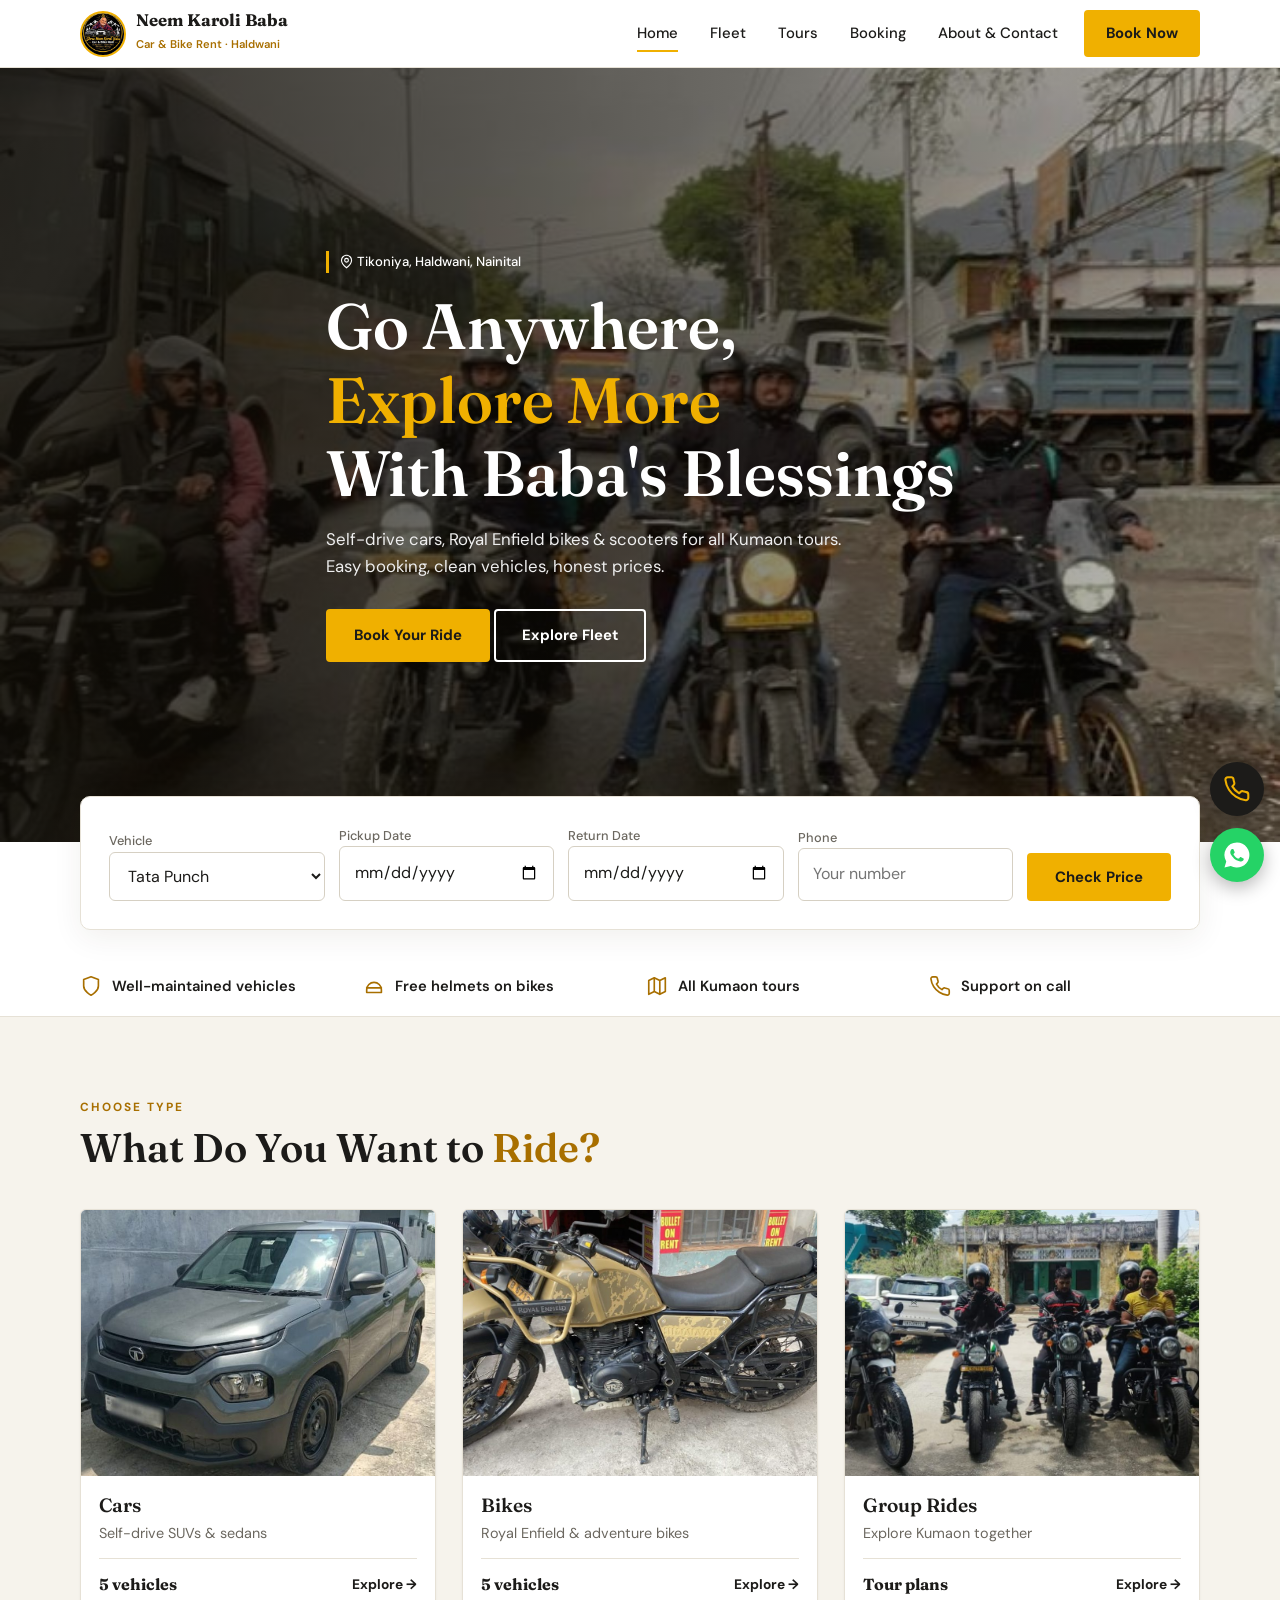
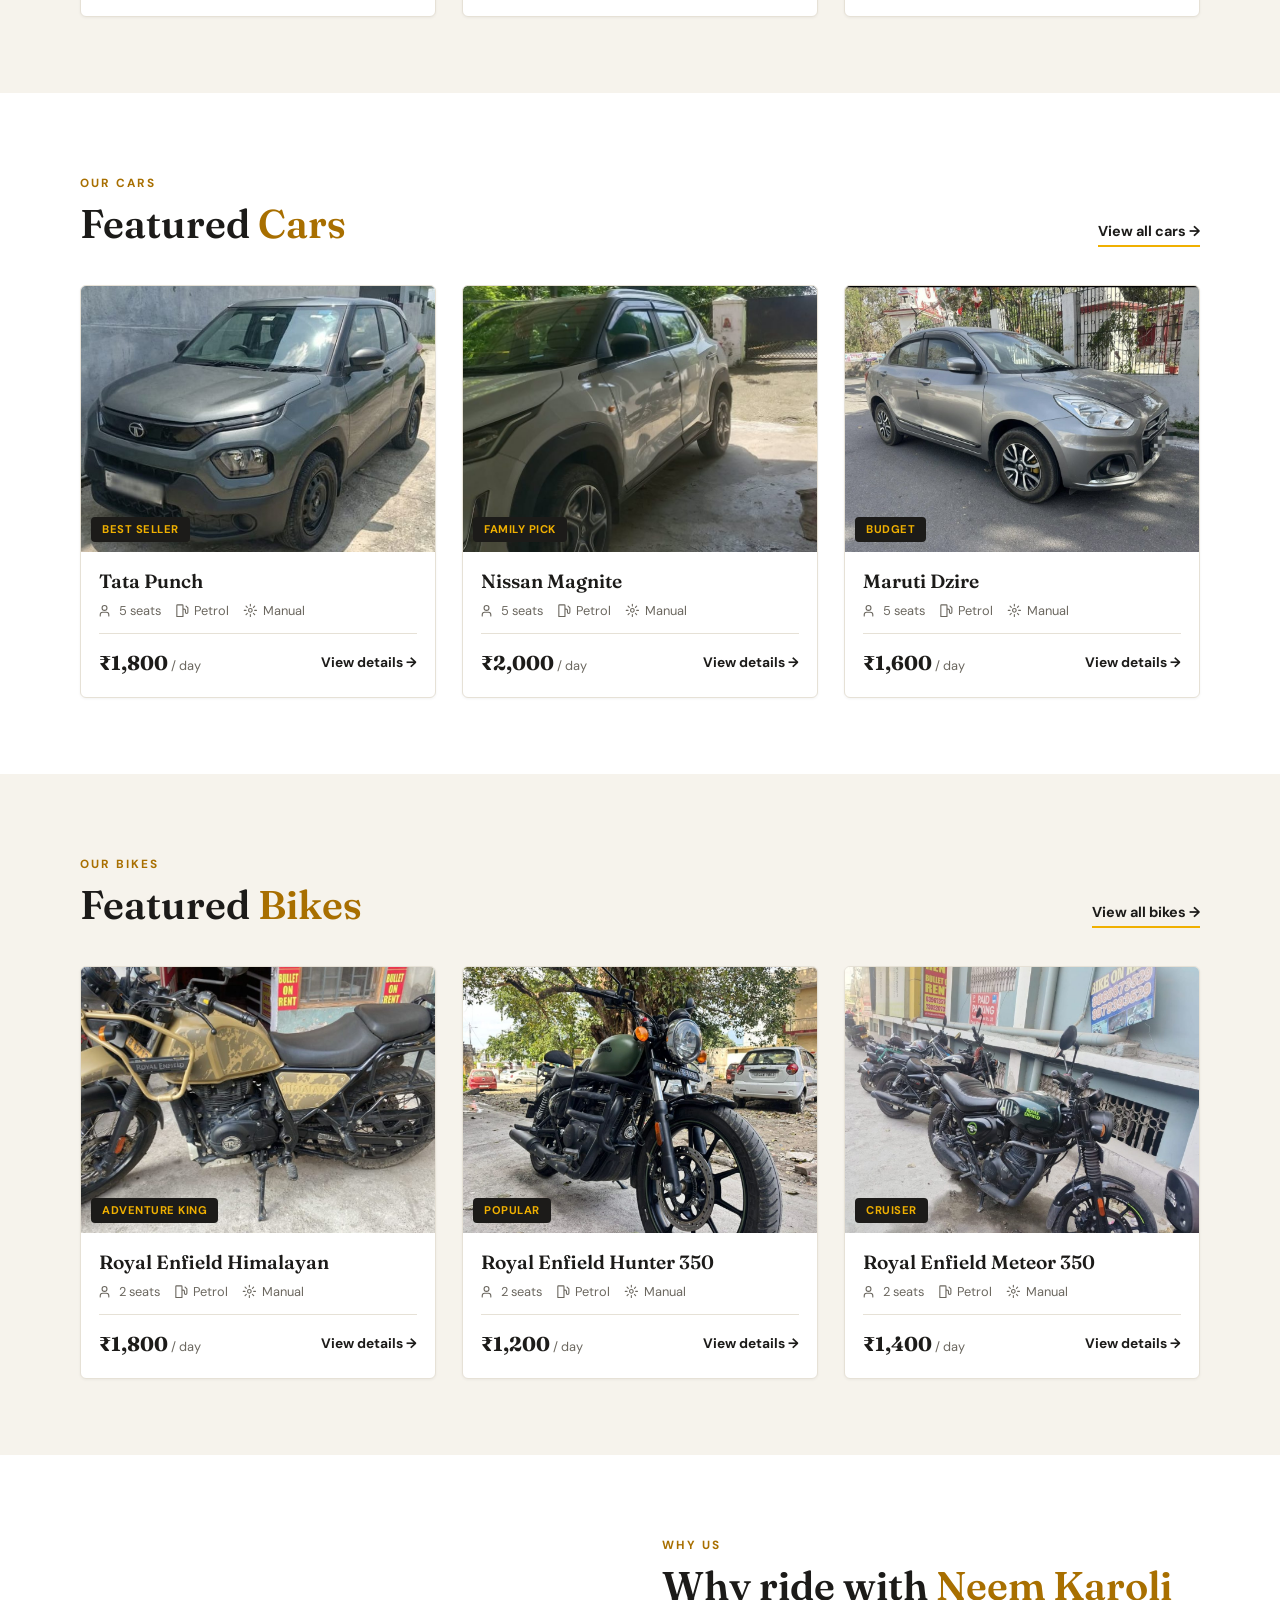
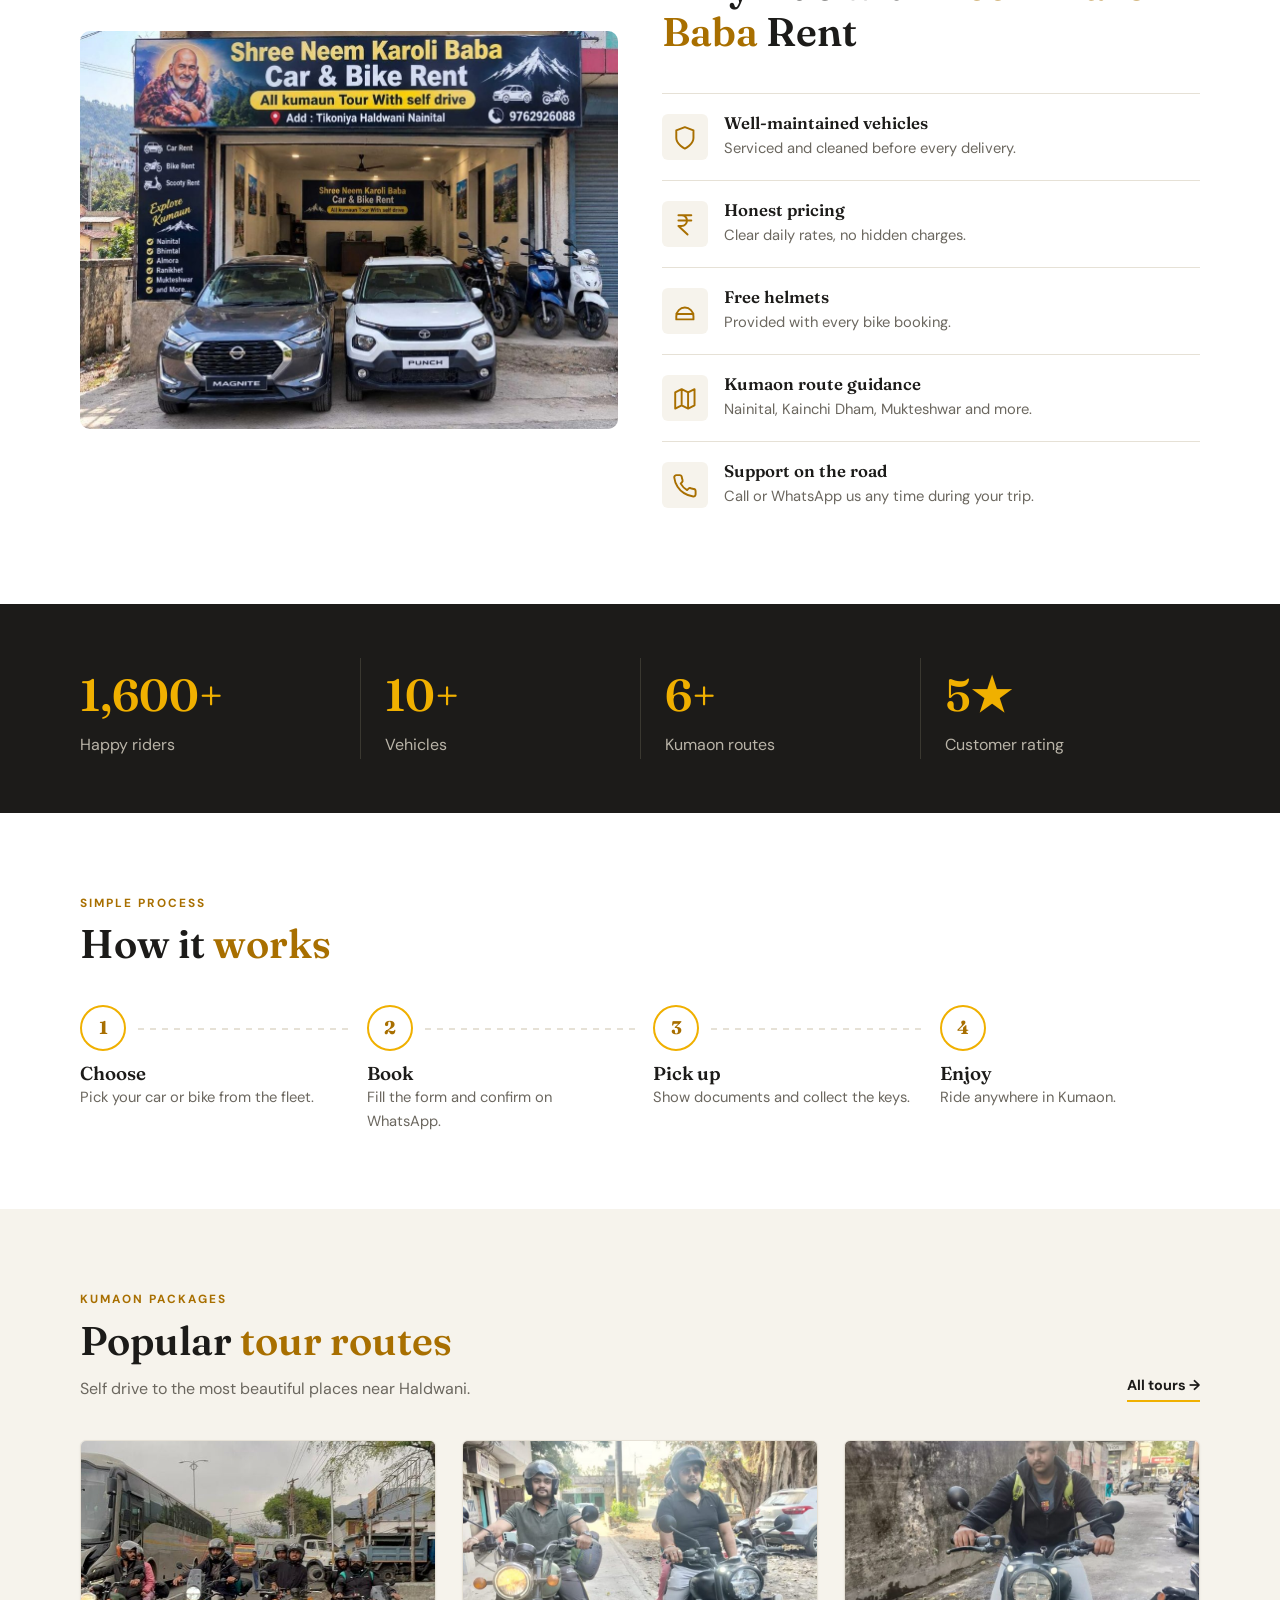
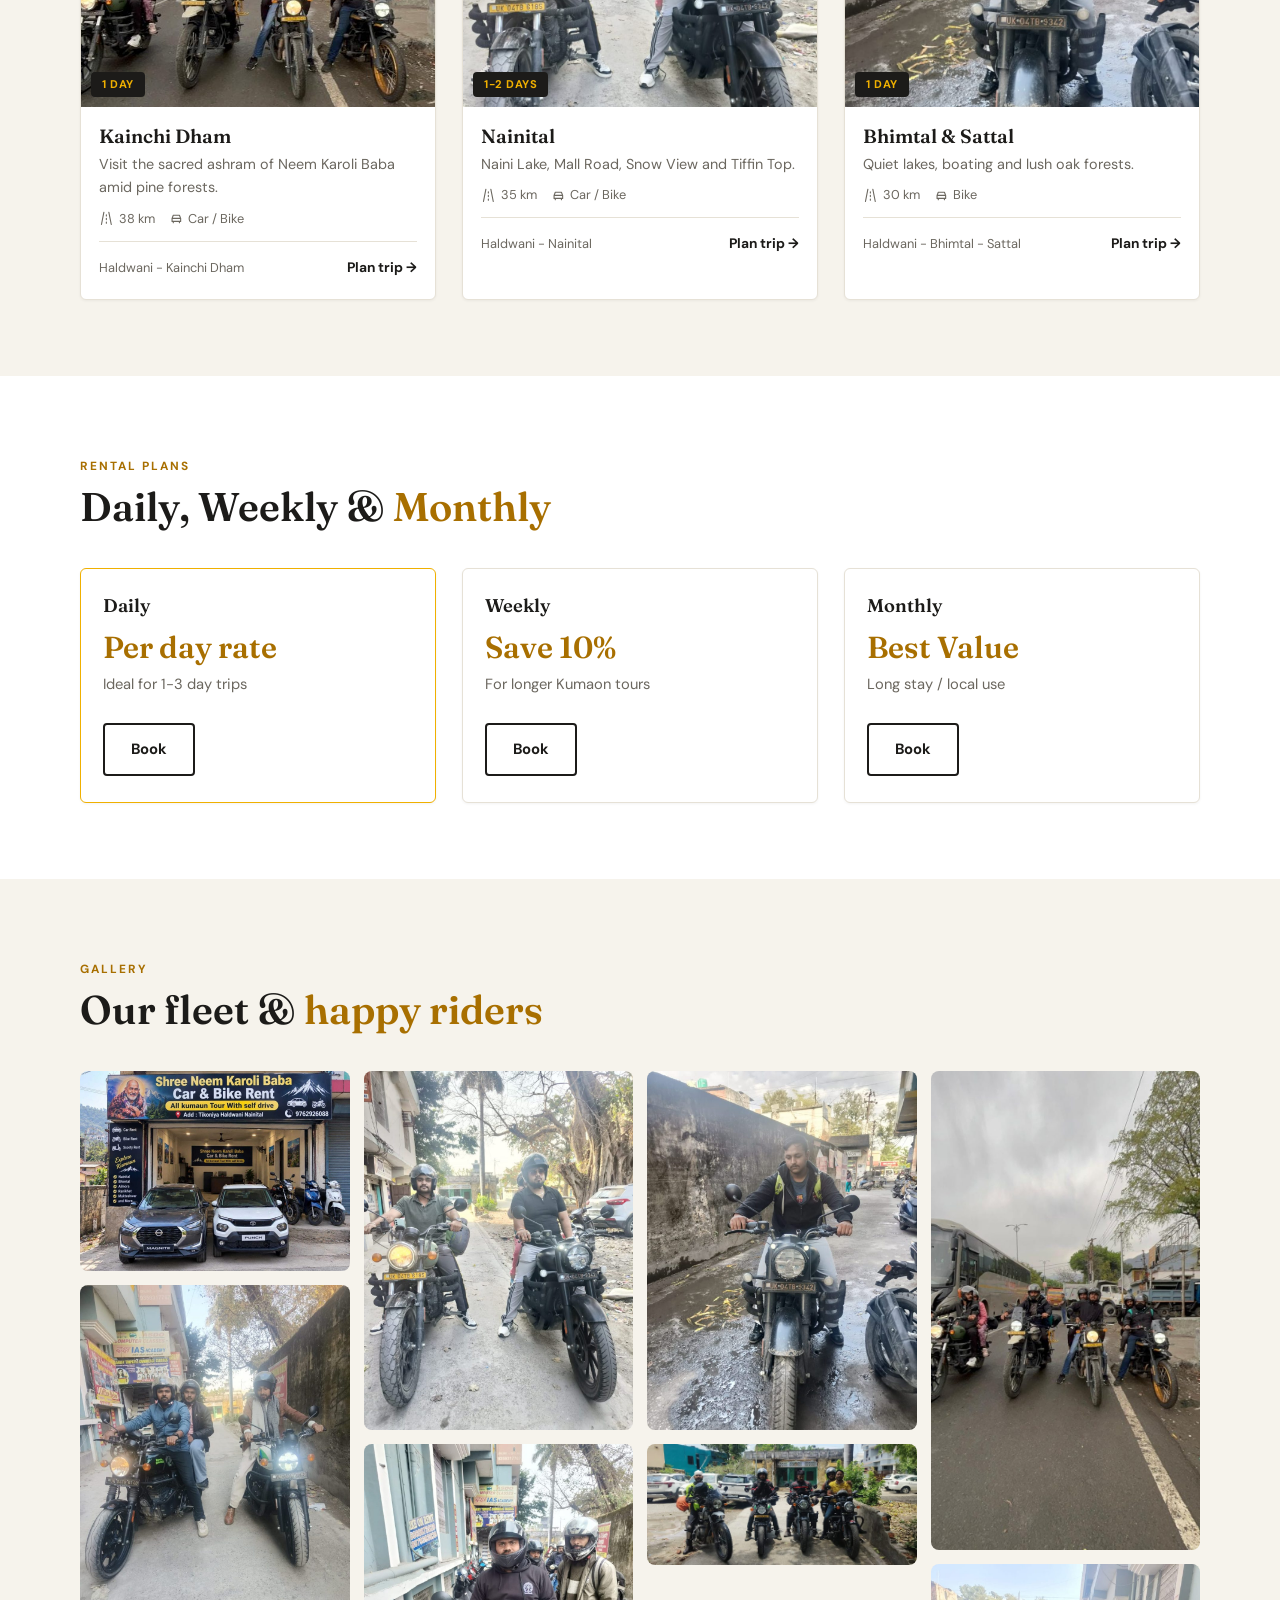
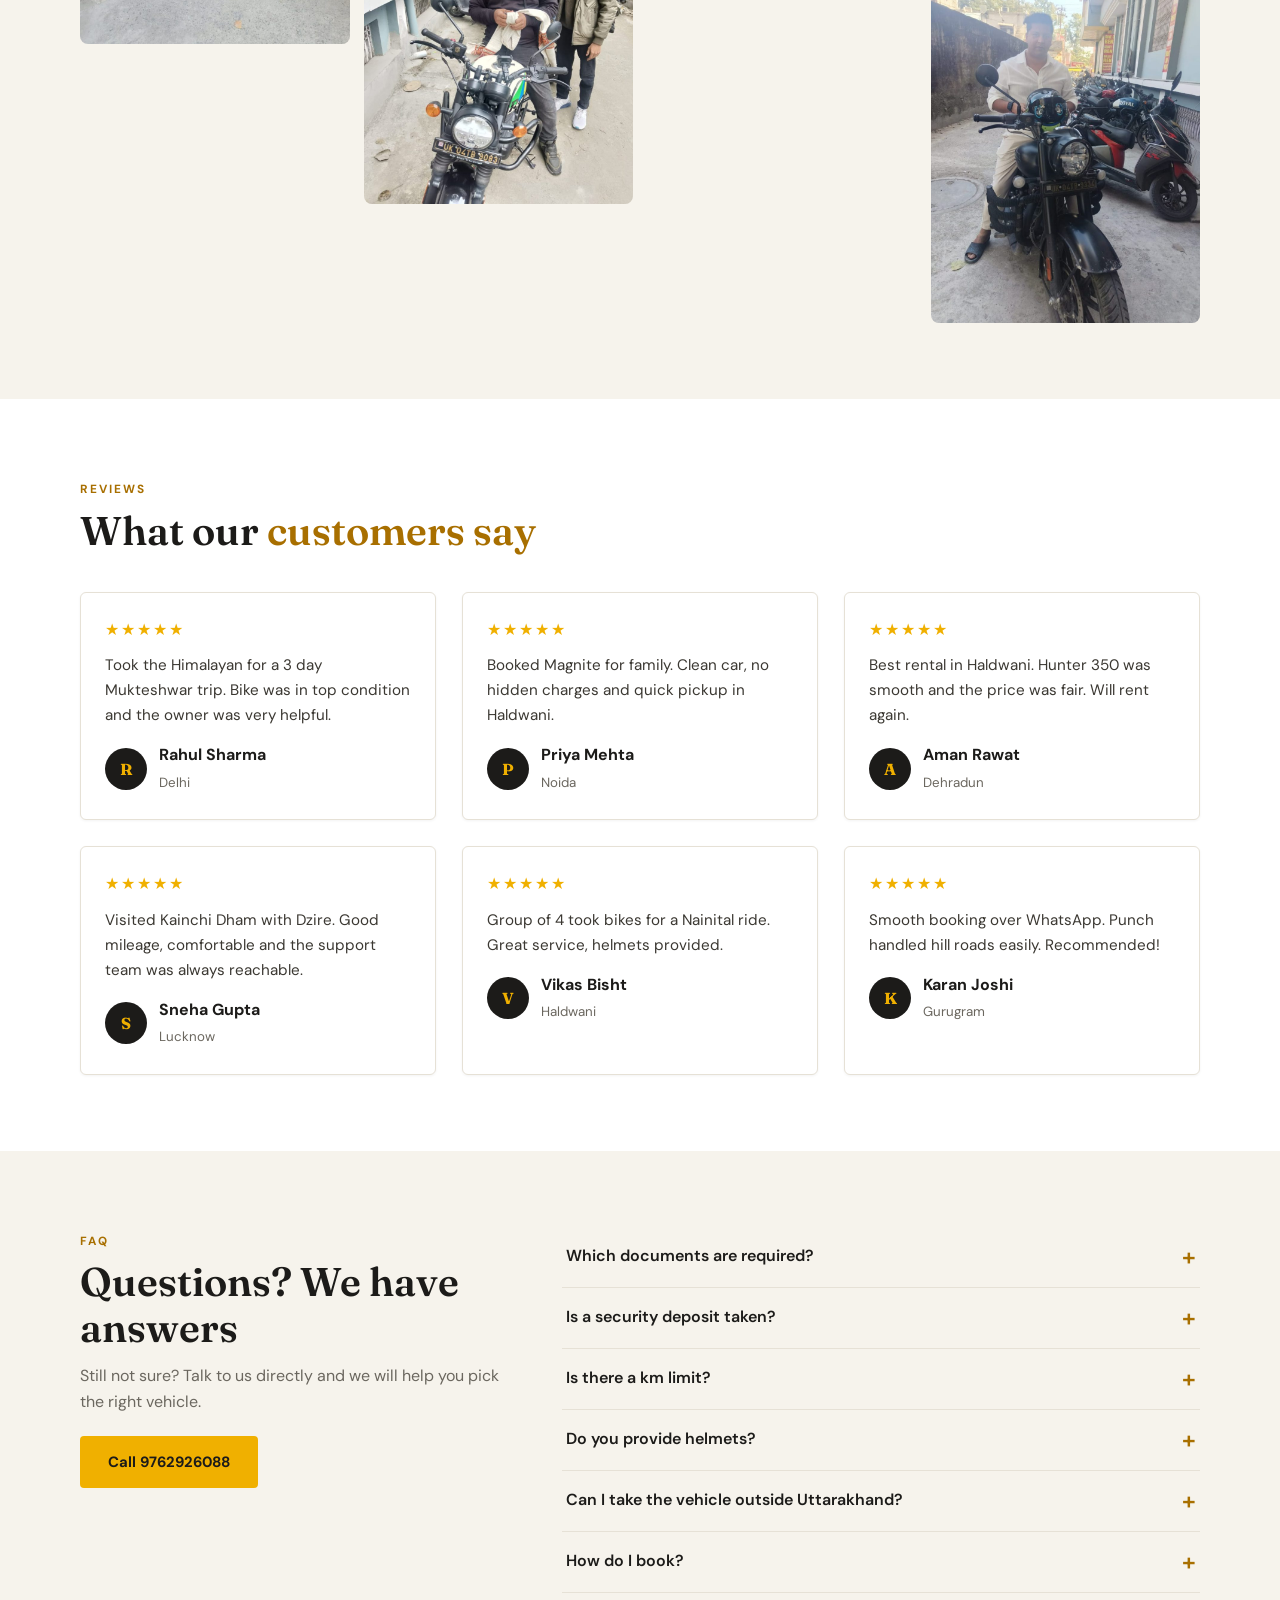
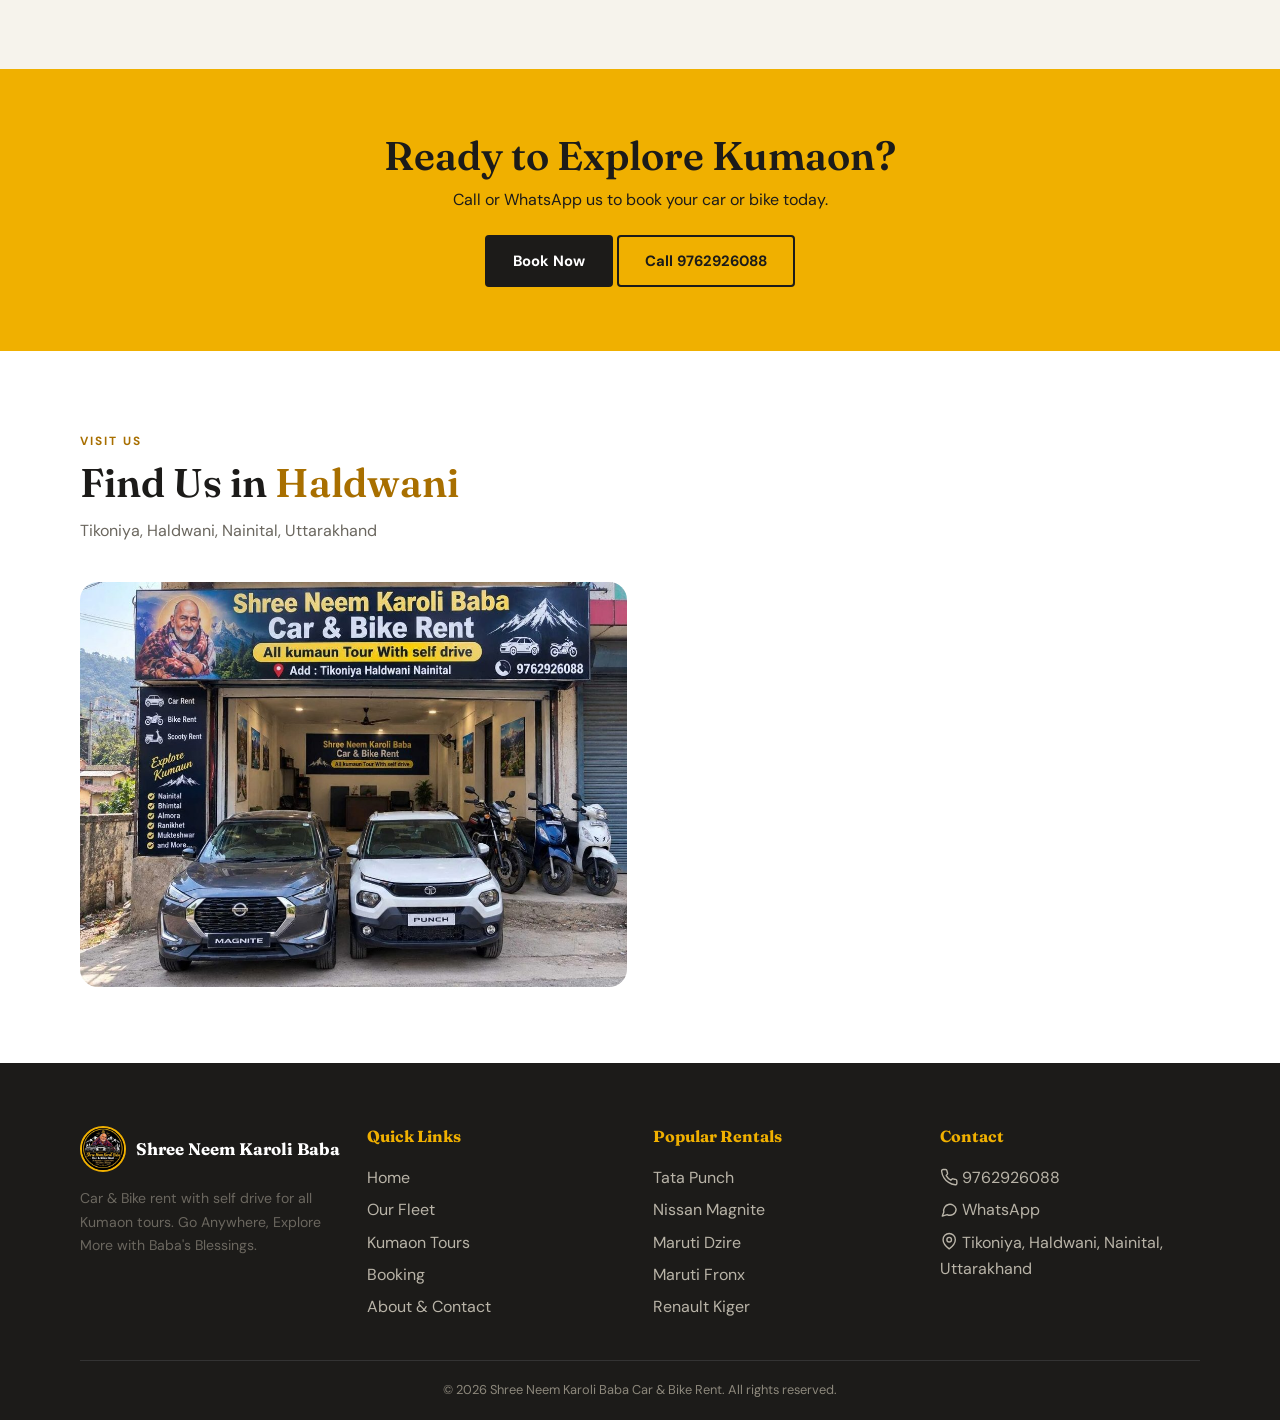
<file: index.html>
<!DOCTYPE html><html lang="en"><head><meta charset="UTF-8"><meta name="viewport" content="width=device-width,initial-scale=1"><title>Shree Neem Karoli Baba Car & Bike Rent | Haldwani</title><meta name="description" content="Car & bike rent in Haldwani Nainital - self drive for all Kumaon tours."><link rel="icon" href="images/logo.jpg"><link rel="preconnect" href="https://fonts.googleapis.com"><link href="https://fonts.googleapis.com/css2?family=Fraunces:wght@500;600;700&family=DM+Sans:wght@400;500;700&display=swap" rel="stylesheet"><link rel="stylesheet" href="css/style.css"></head><body id="top-anchor">
<div data-c="hero"></div>
<div data-c="quick"></div>
<div data-c="strip"></div>
<div data-c="cats"></div>
<div data-c="fcars"></div>
<div data-c="fbikes"></div>
<div data-c="why"></div>
<div data-c="stats"></div>
<div data-c="how"></div>
<div data-c="tours"></div>
<div data-c="plans"></div>
<div data-c="gallery"></div>
<div data-c="reviews"></div>
<div data-c="faq"></div>
<div data-c="cta"></div>
<div data-c="map"></div>
<script src="js/data.js"></script><script src="js/main.js"></script></body></html>
</file>
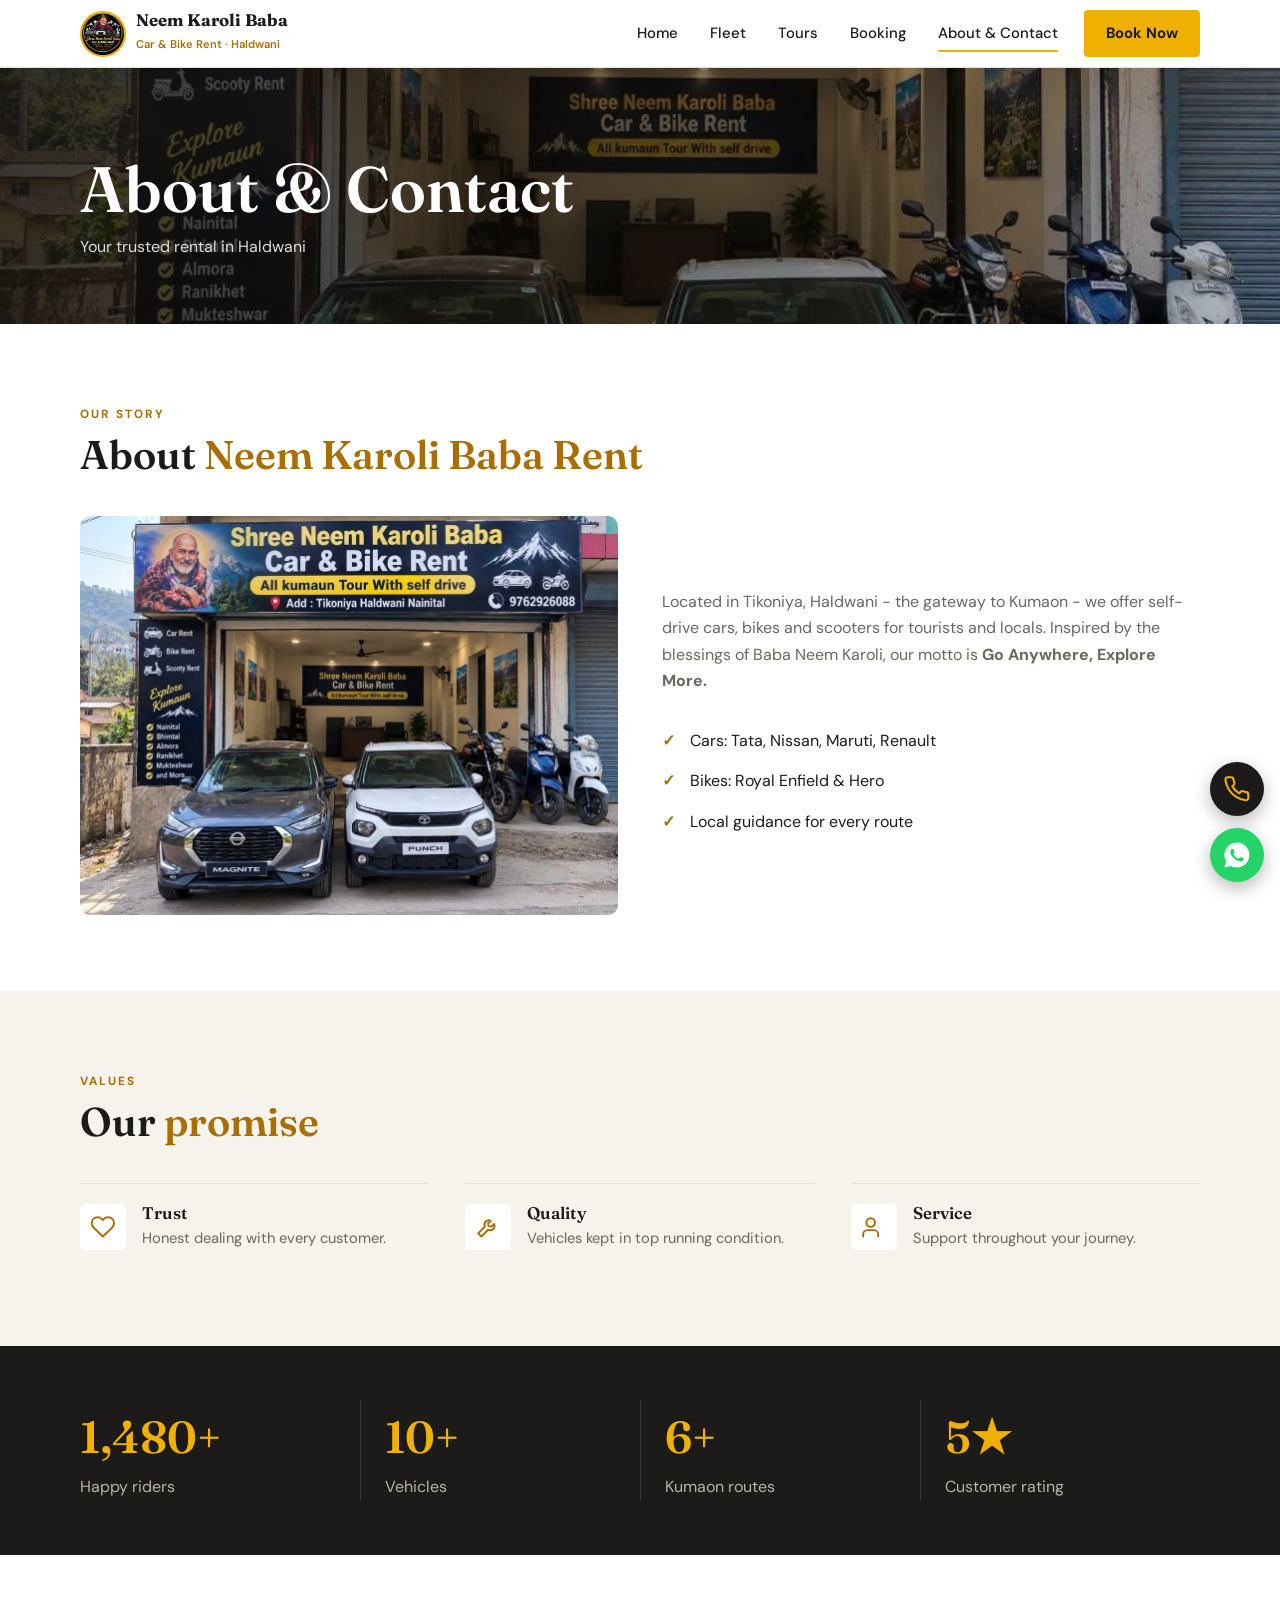
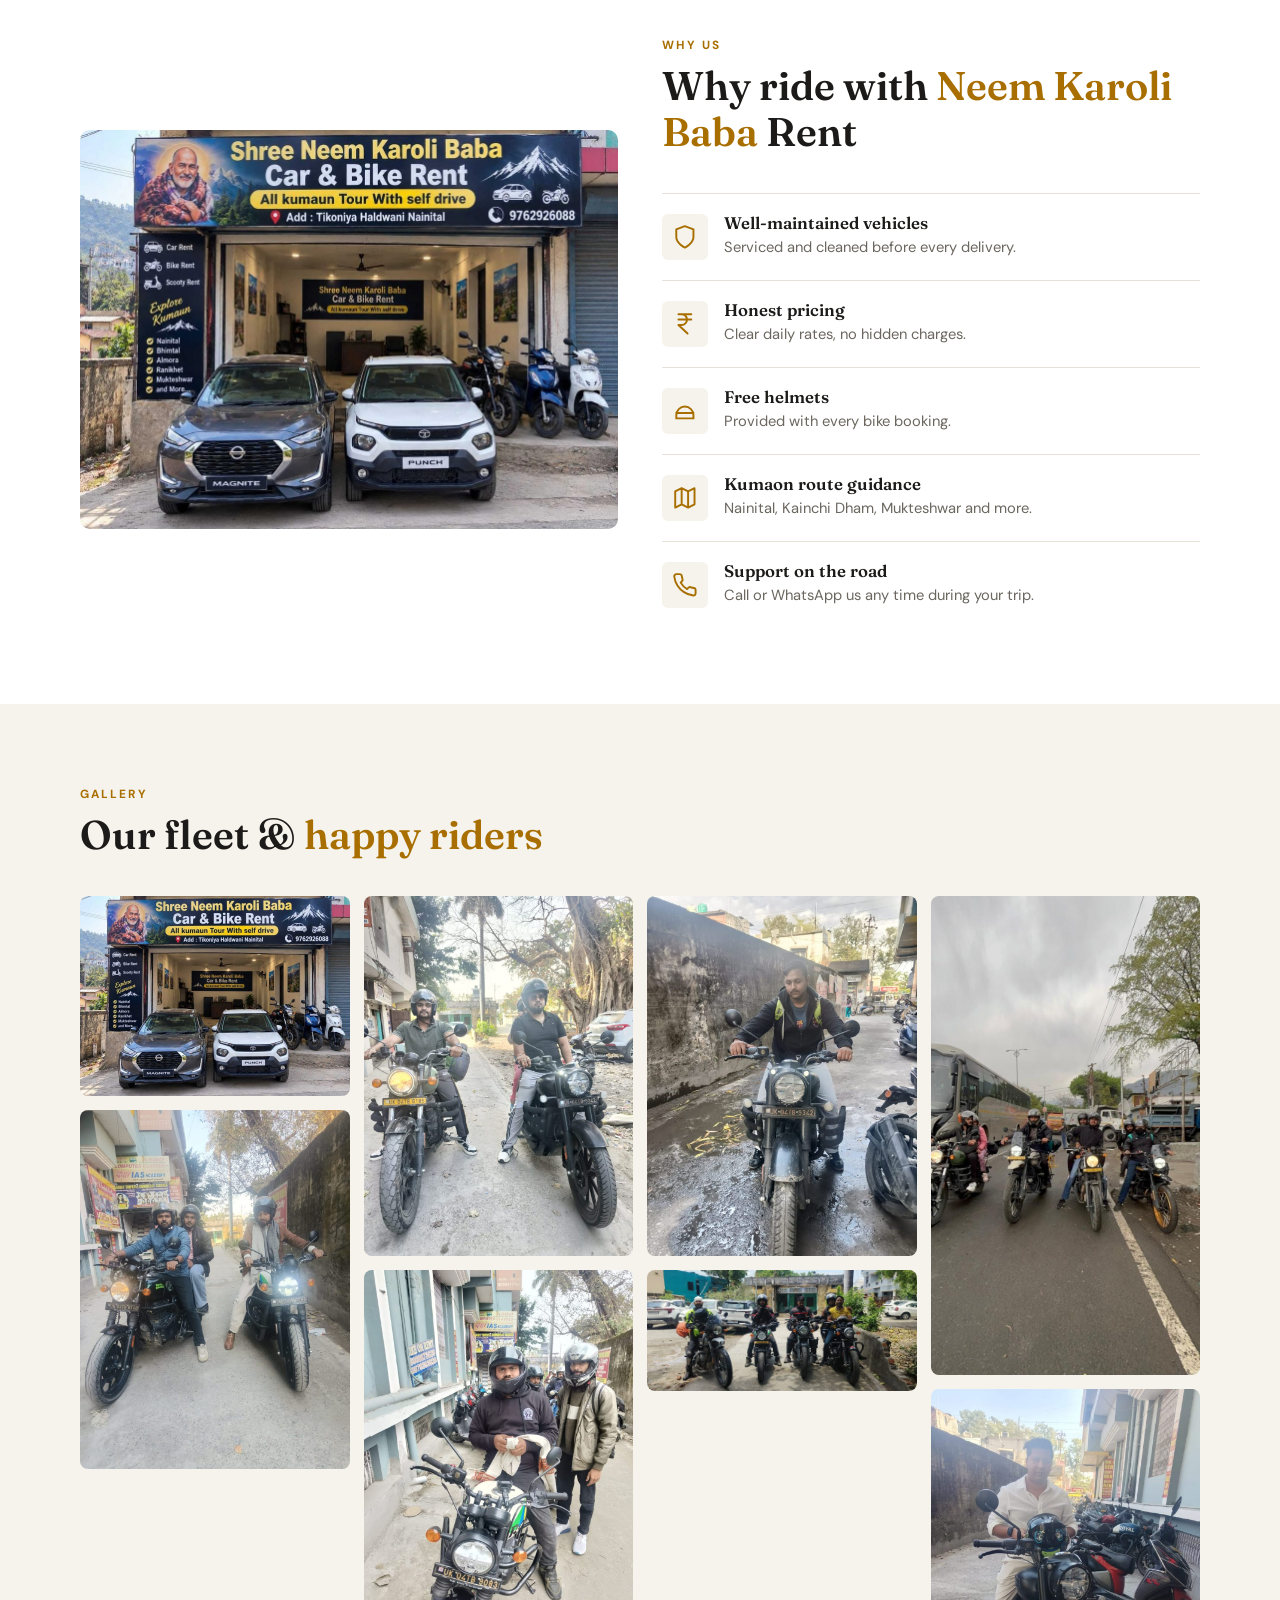
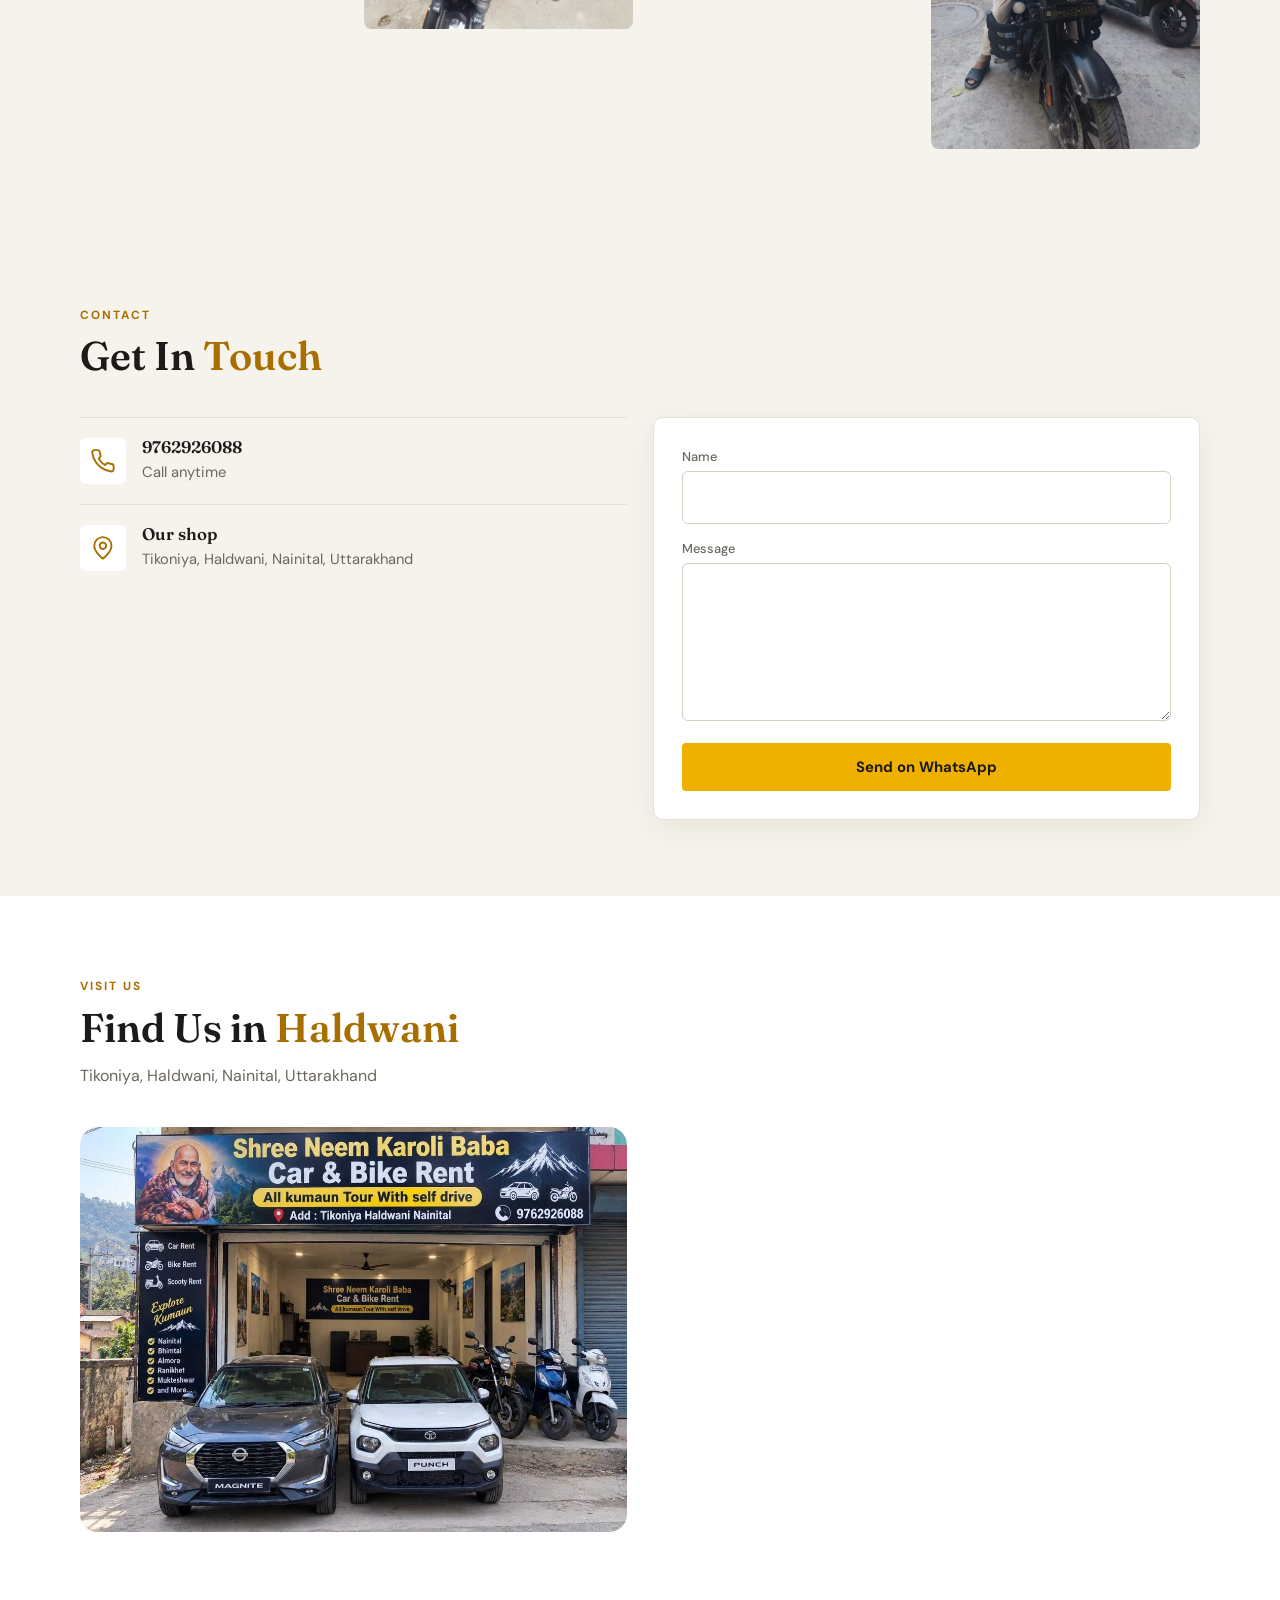
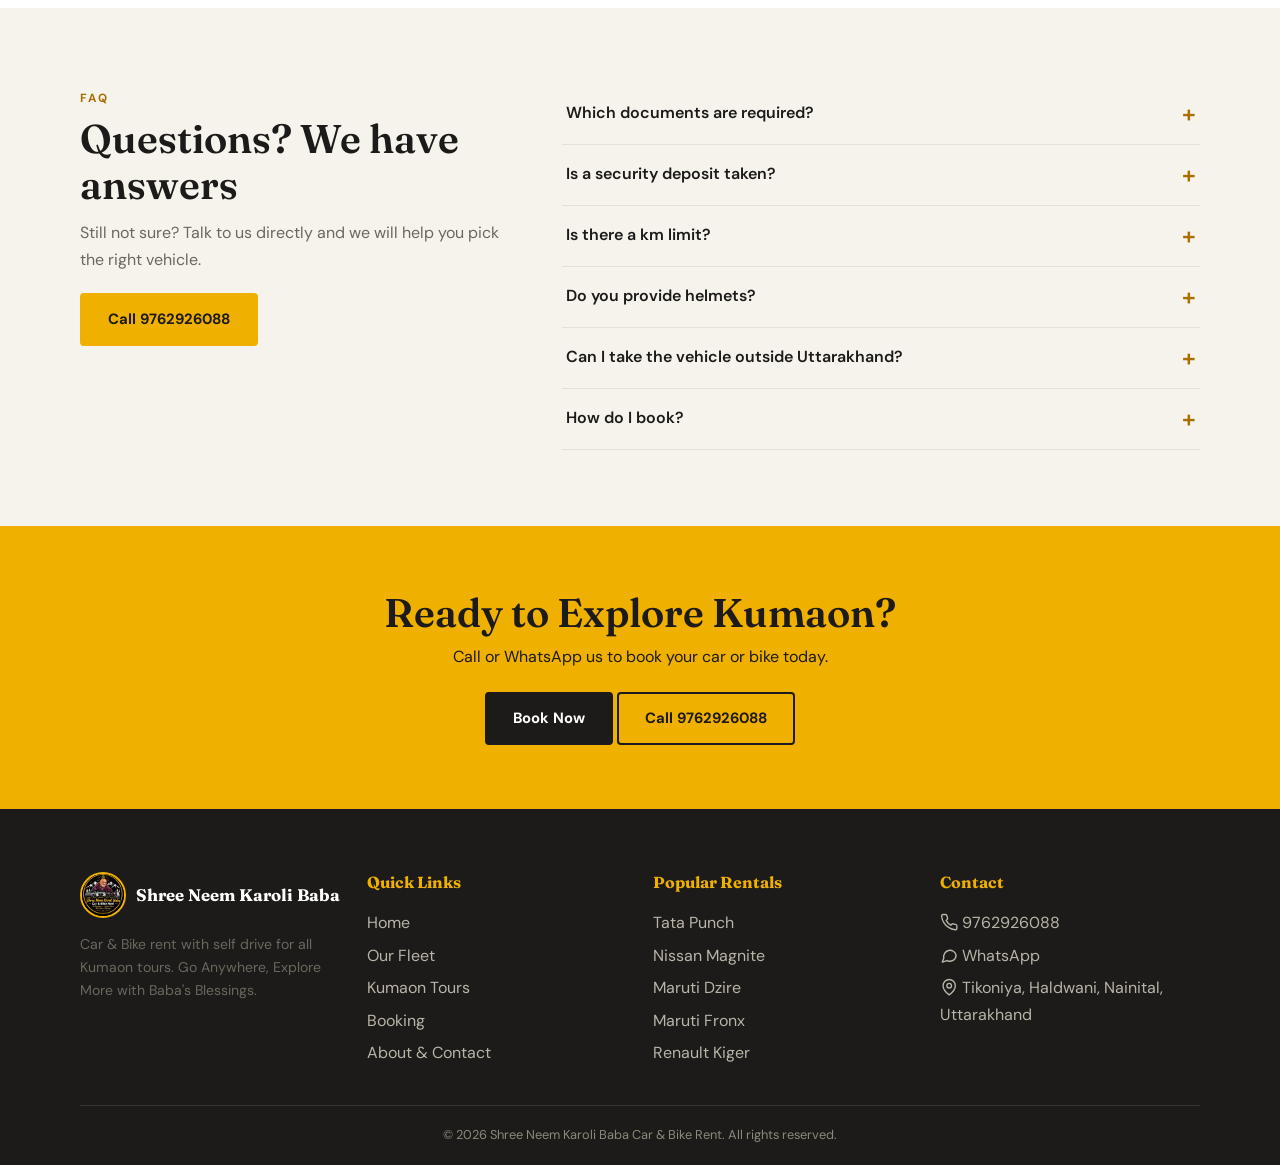
<file: about.html>
<!DOCTYPE html><html lang="en"><head><meta charset="UTF-8"><meta name="viewport" content="width=device-width,initial-scale=1"><title>About & Contact | Neem Karoli Baba Rent</title><meta name="description" content="Car & bike rent in Haldwani Nainital - self drive for all Kumaon tours."><link rel="icon" href="images/logo.jpg"><link rel="preconnect" href="https://fonts.googleapis.com"><link href="https://fonts.googleapis.com/css2?family=Fraunces:wght@500;600;700&family=DM+Sans:wght@400;500;700&display=swap" rel="stylesheet"><link rel="stylesheet" href="css/style.css"></head><body id="top-anchor">
<div data-c=banner data-t='About & Contact' data-s='Your trusted rental in Haldwani' data-i=shop></div>
<div data-c="story"></div>
<div data-c="values"></div>
<div data-c="stats"></div>
<div data-c="why"></div>
<div data-c="gallery"></div>
<div data-c="contact"></div>
<div data-c="map"></div>
<div data-c="faq"></div>
<div data-c="cta"></div>
<script src="js/data.js"></script><script src="js/main.js"></script></body></html>
</file>
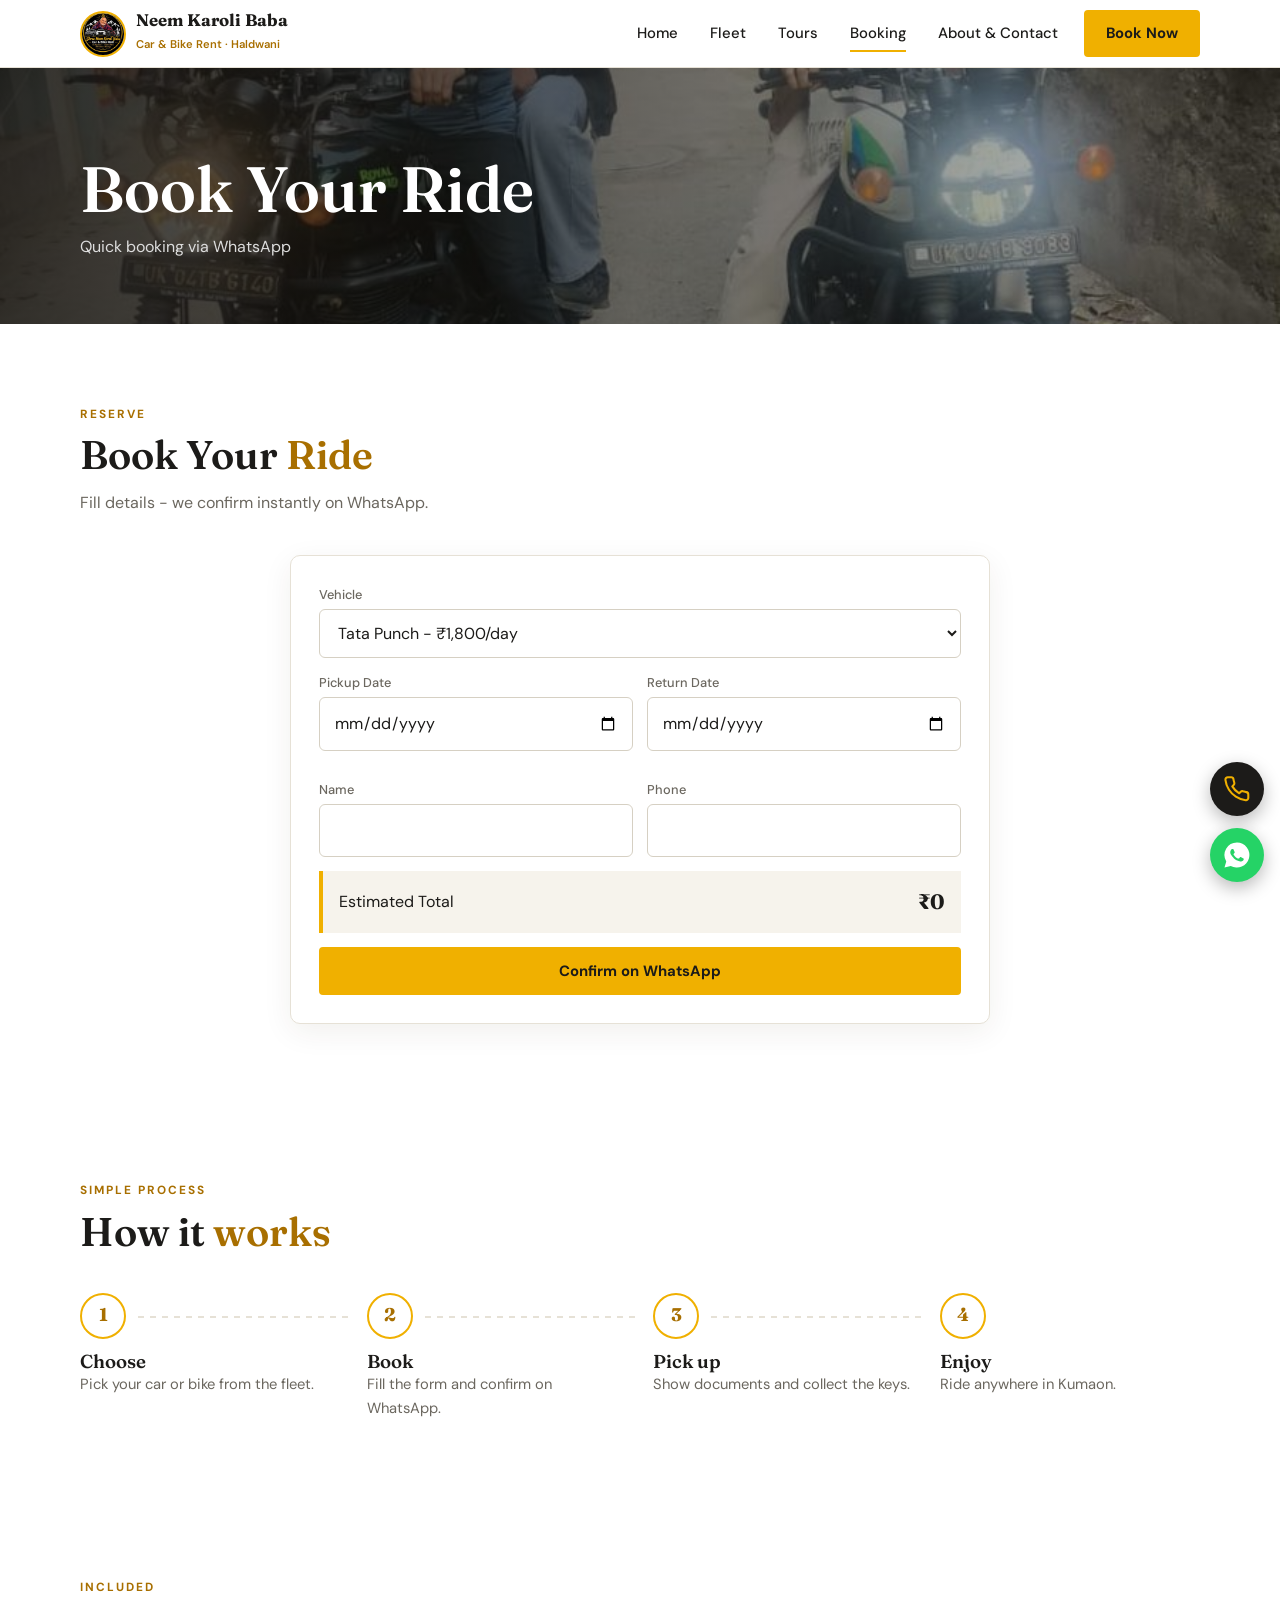
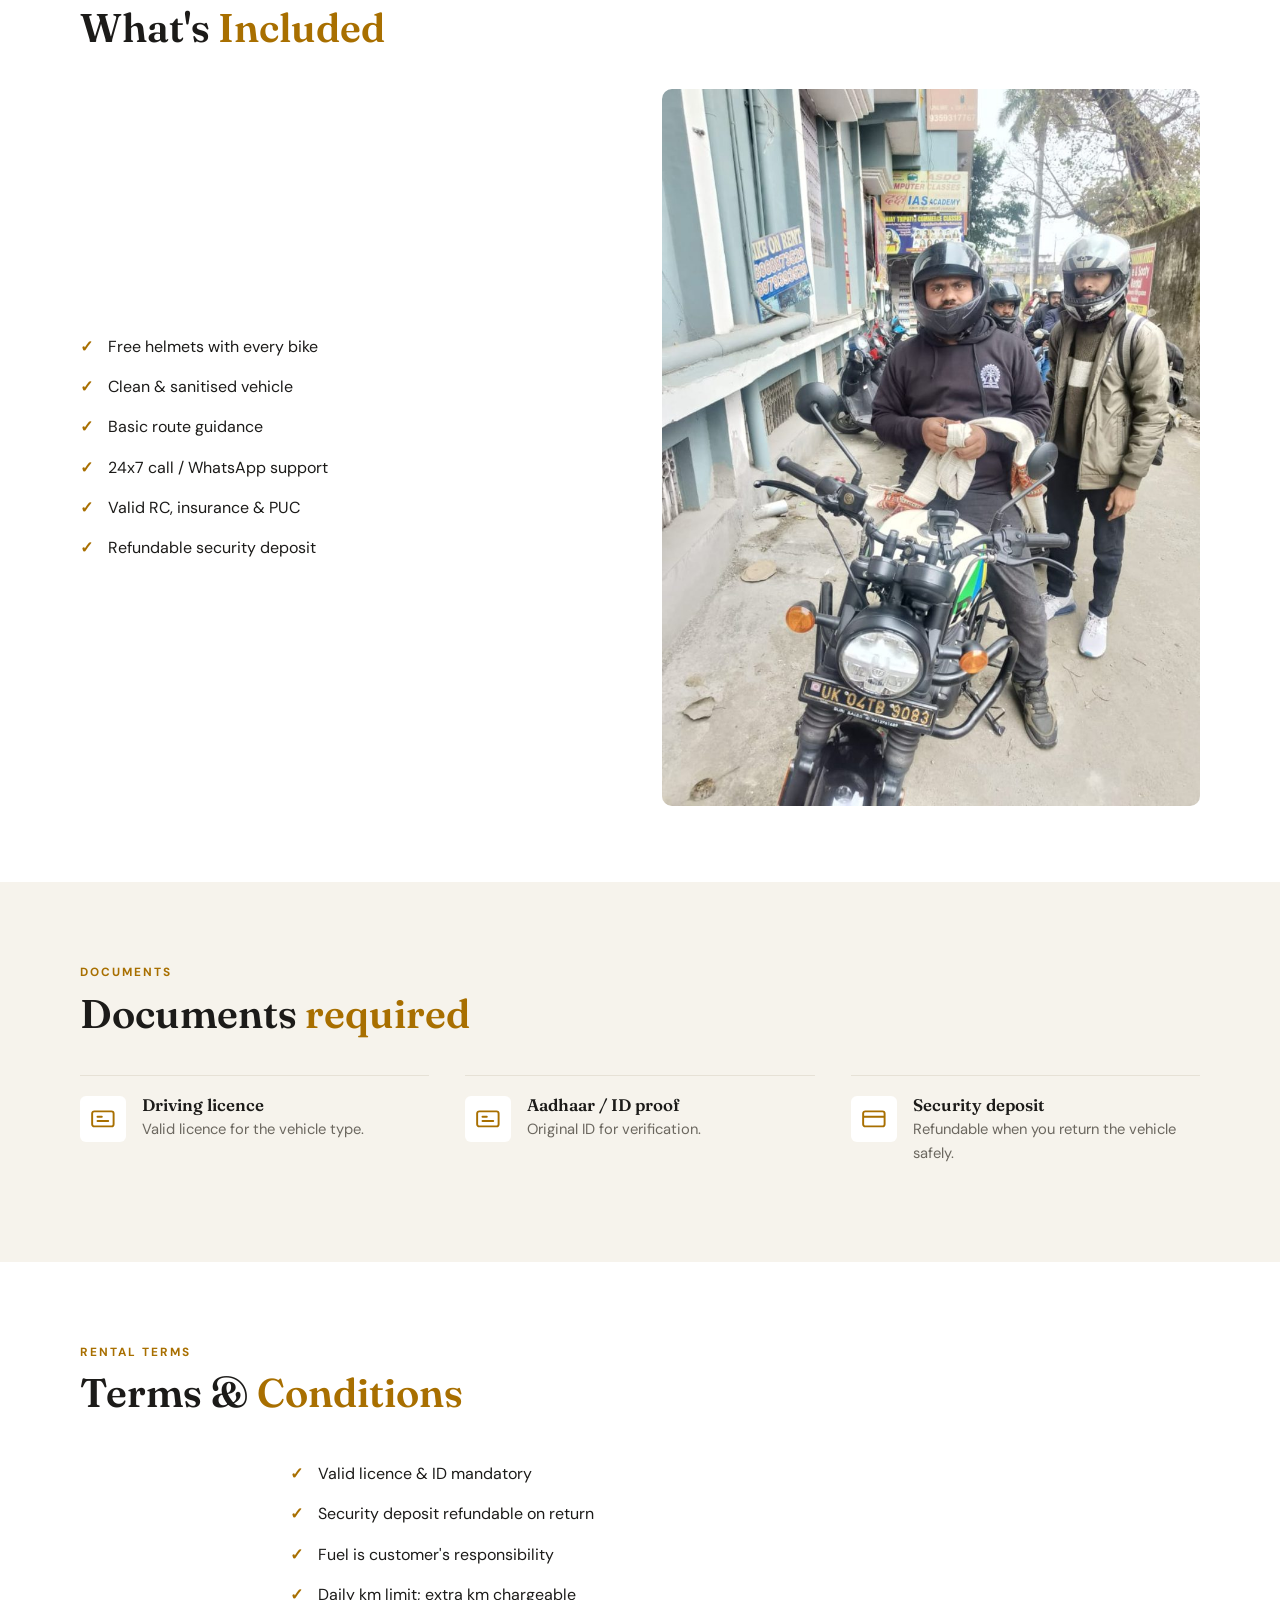
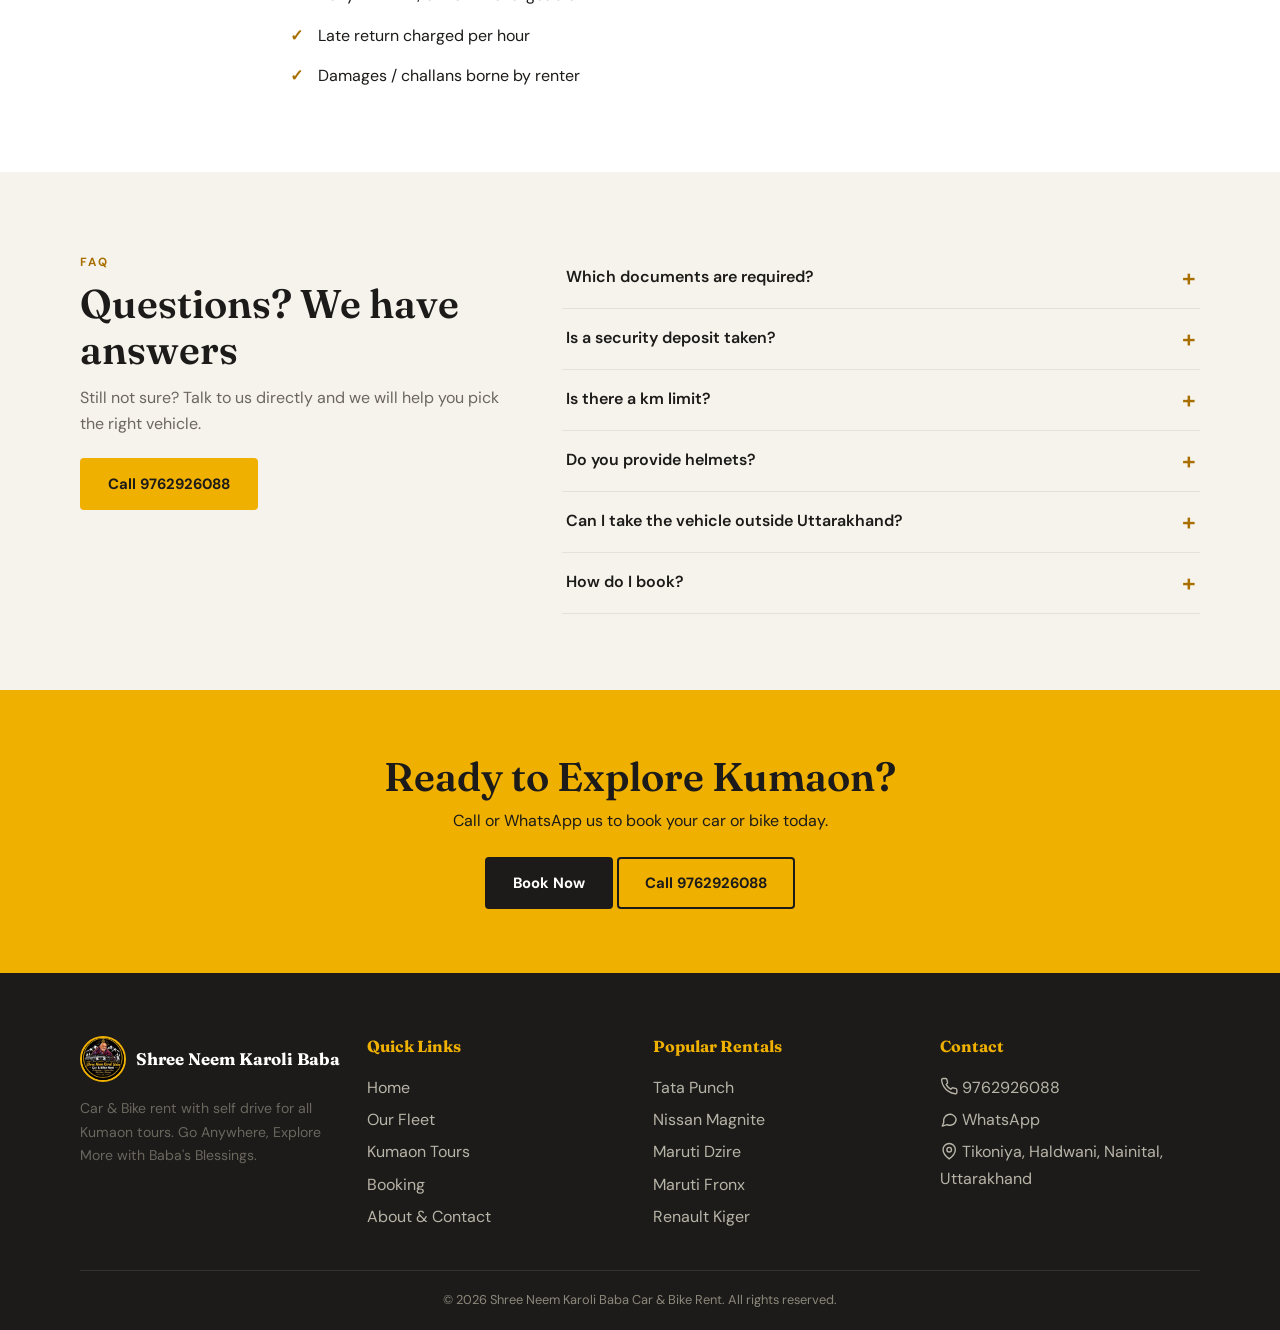
<file: booking.html>
<!DOCTYPE html><html lang="en"><head><meta charset="UTF-8"><meta name="viewport" content="width=device-width,initial-scale=1"><title>Booking | Neem Karoli Baba Rent</title><meta name="description" content="Car & bike rent in Haldwani Nainital - self drive for all Kumaon tours."><link rel="icon" href="images/logo.jpg"><link rel="preconnect" href="https://fonts.googleapis.com"><link href="https://fonts.googleapis.com/css2?family=Fraunces:wght@500;600;700&family=DM+Sans:wght@400;500;700&display=swap" rel="stylesheet"><link rel="stylesheet" href="css/style.css"></head><body id="top-anchor">
<div data-c=banner data-t='Book Your Ride' data-s='Quick booking via WhatsApp' data-i=ride-1></div>
<div data-c="bform"></div>
<div data-c="how"></div>
<div data-c="inc"></div>
<div data-c="docs"></div>
<div data-c="terms"></div>
<div data-c="faq"></div>
<div data-c="cta"></div>
<script src="js/data.js"></script><script src="js/main.js"></script></body></html>
</file>
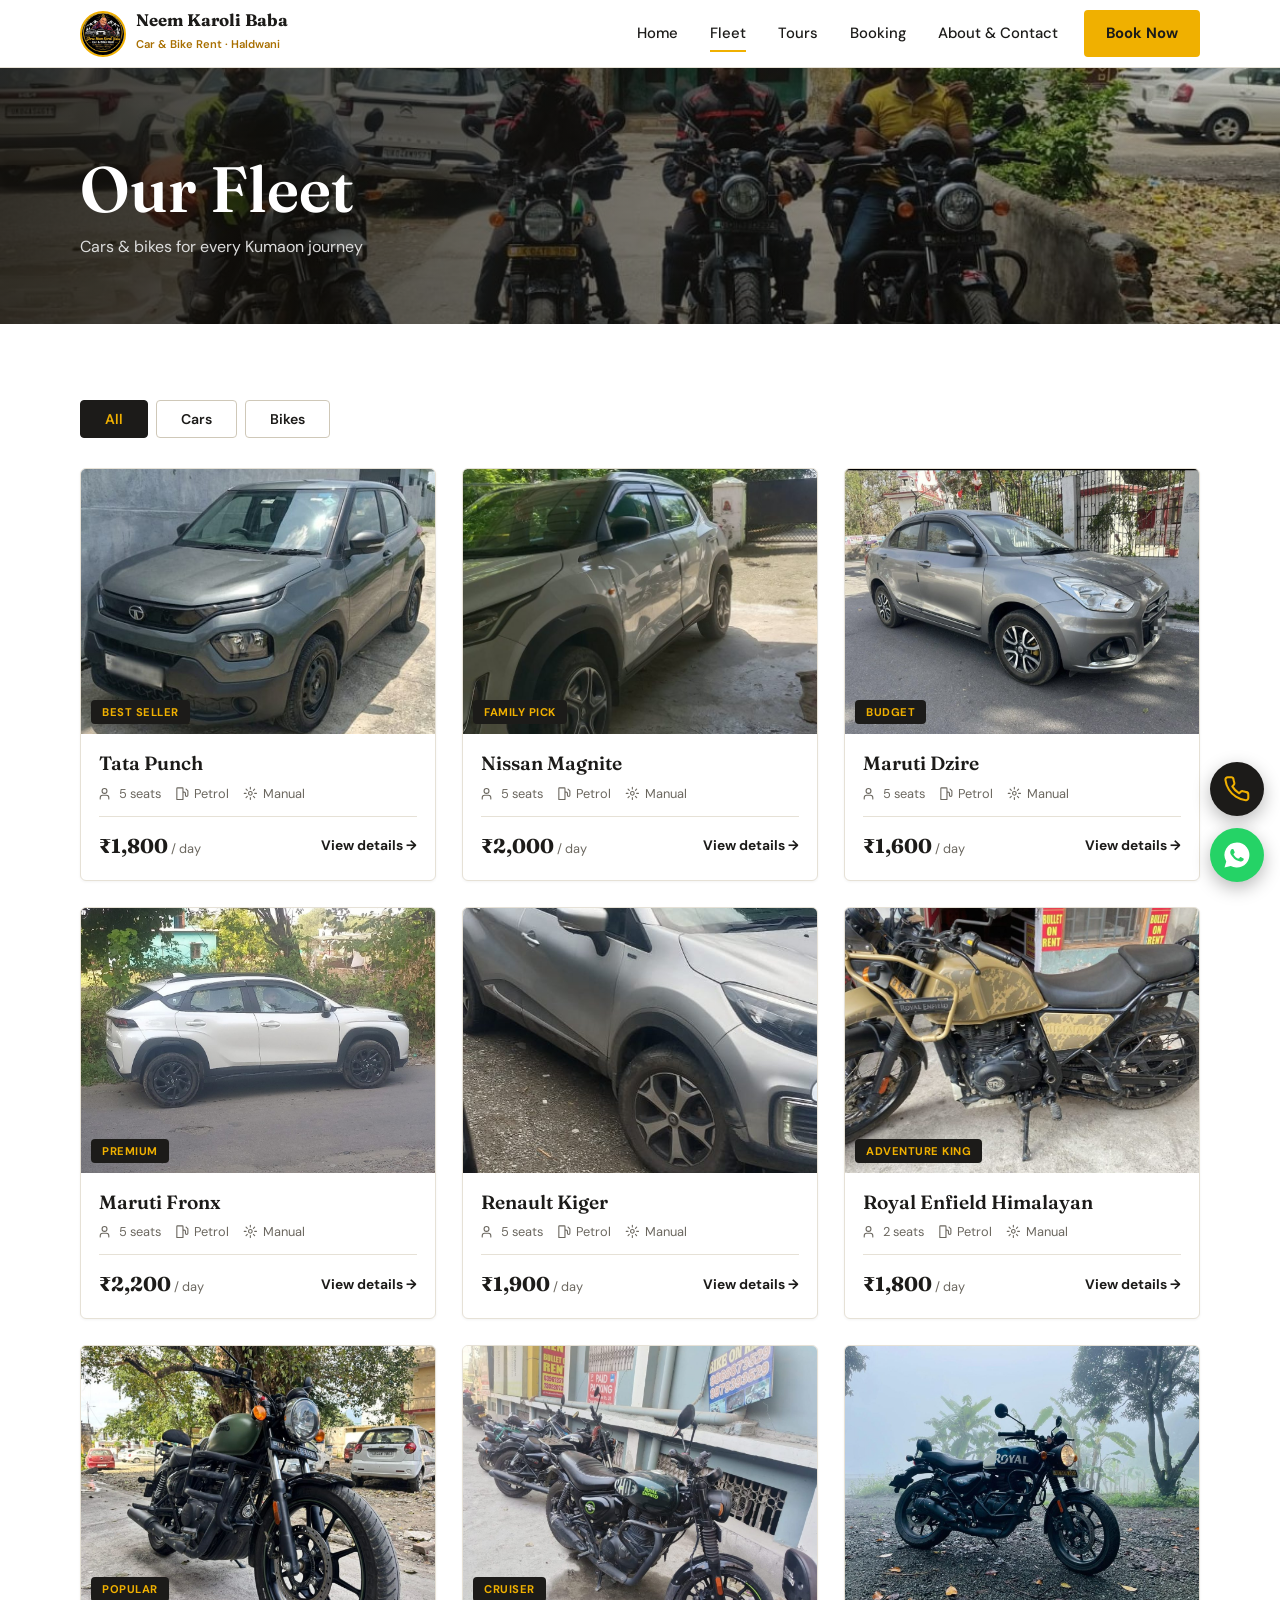
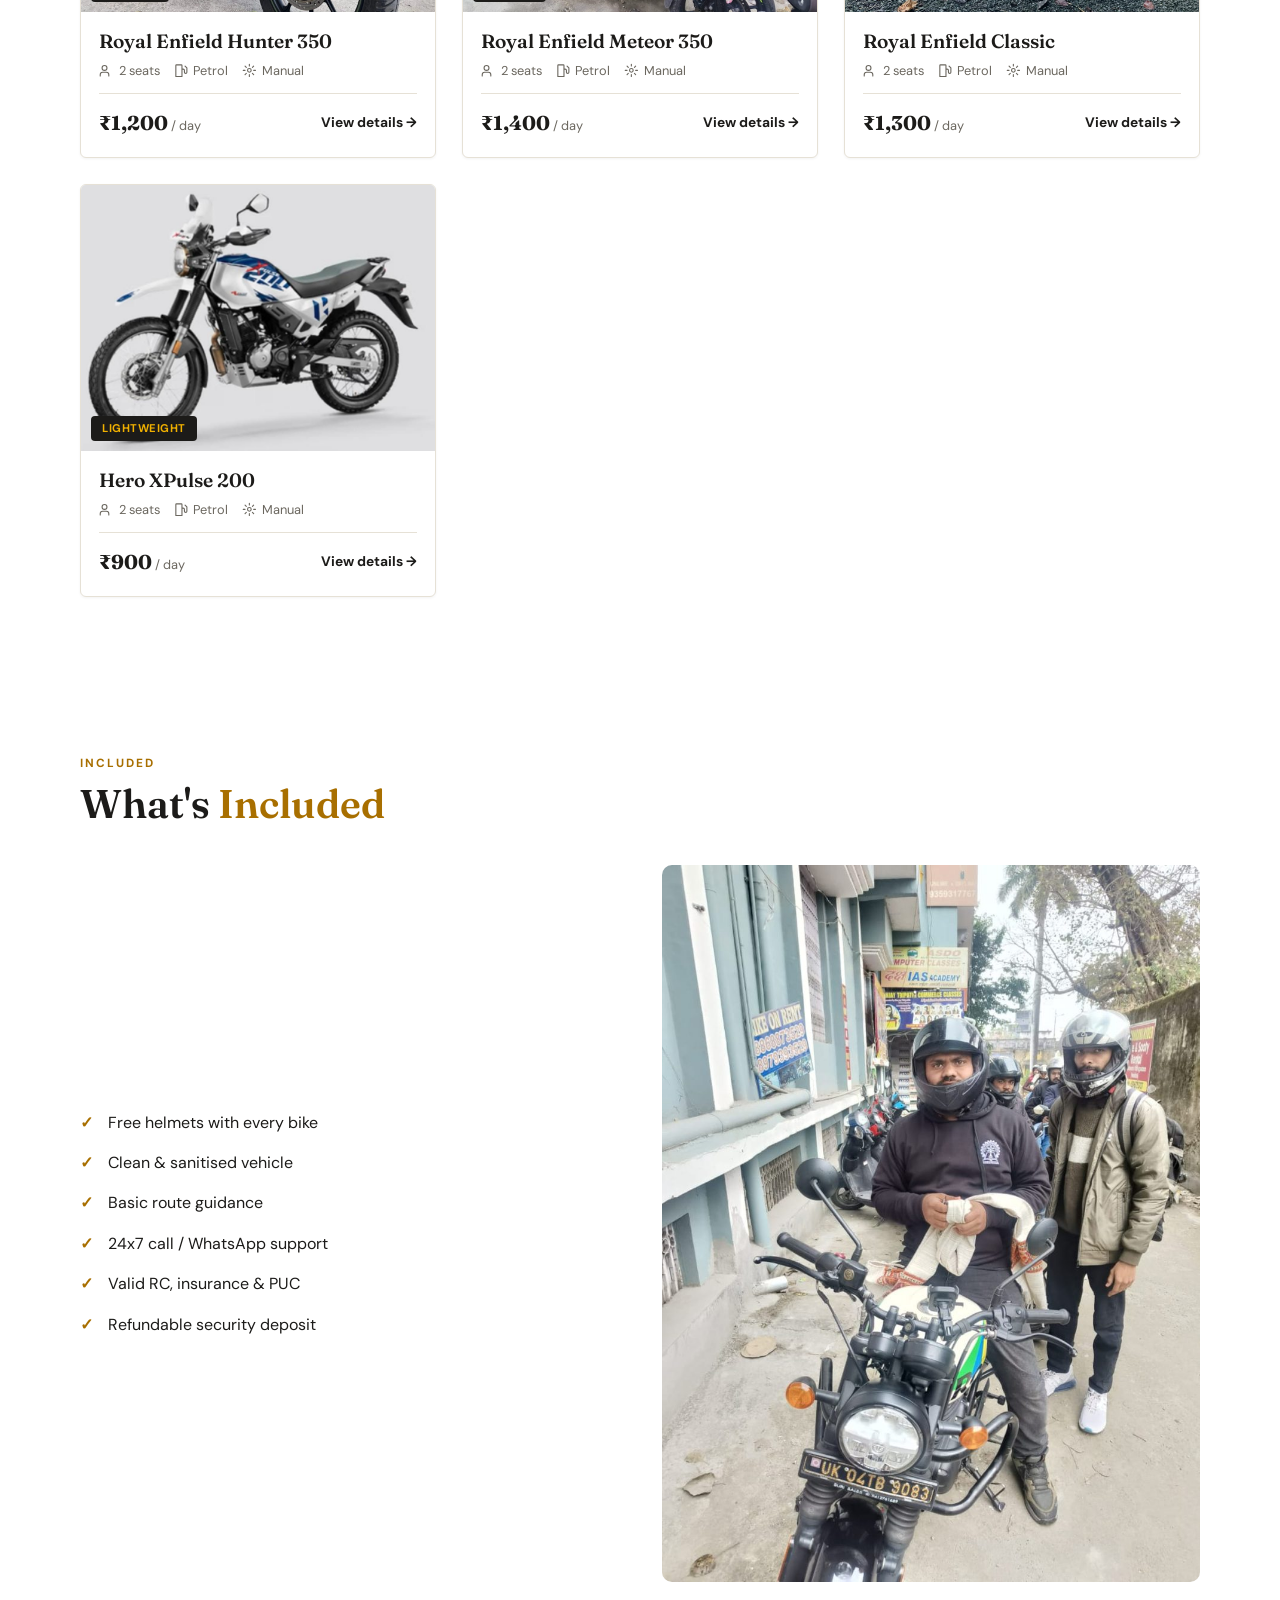
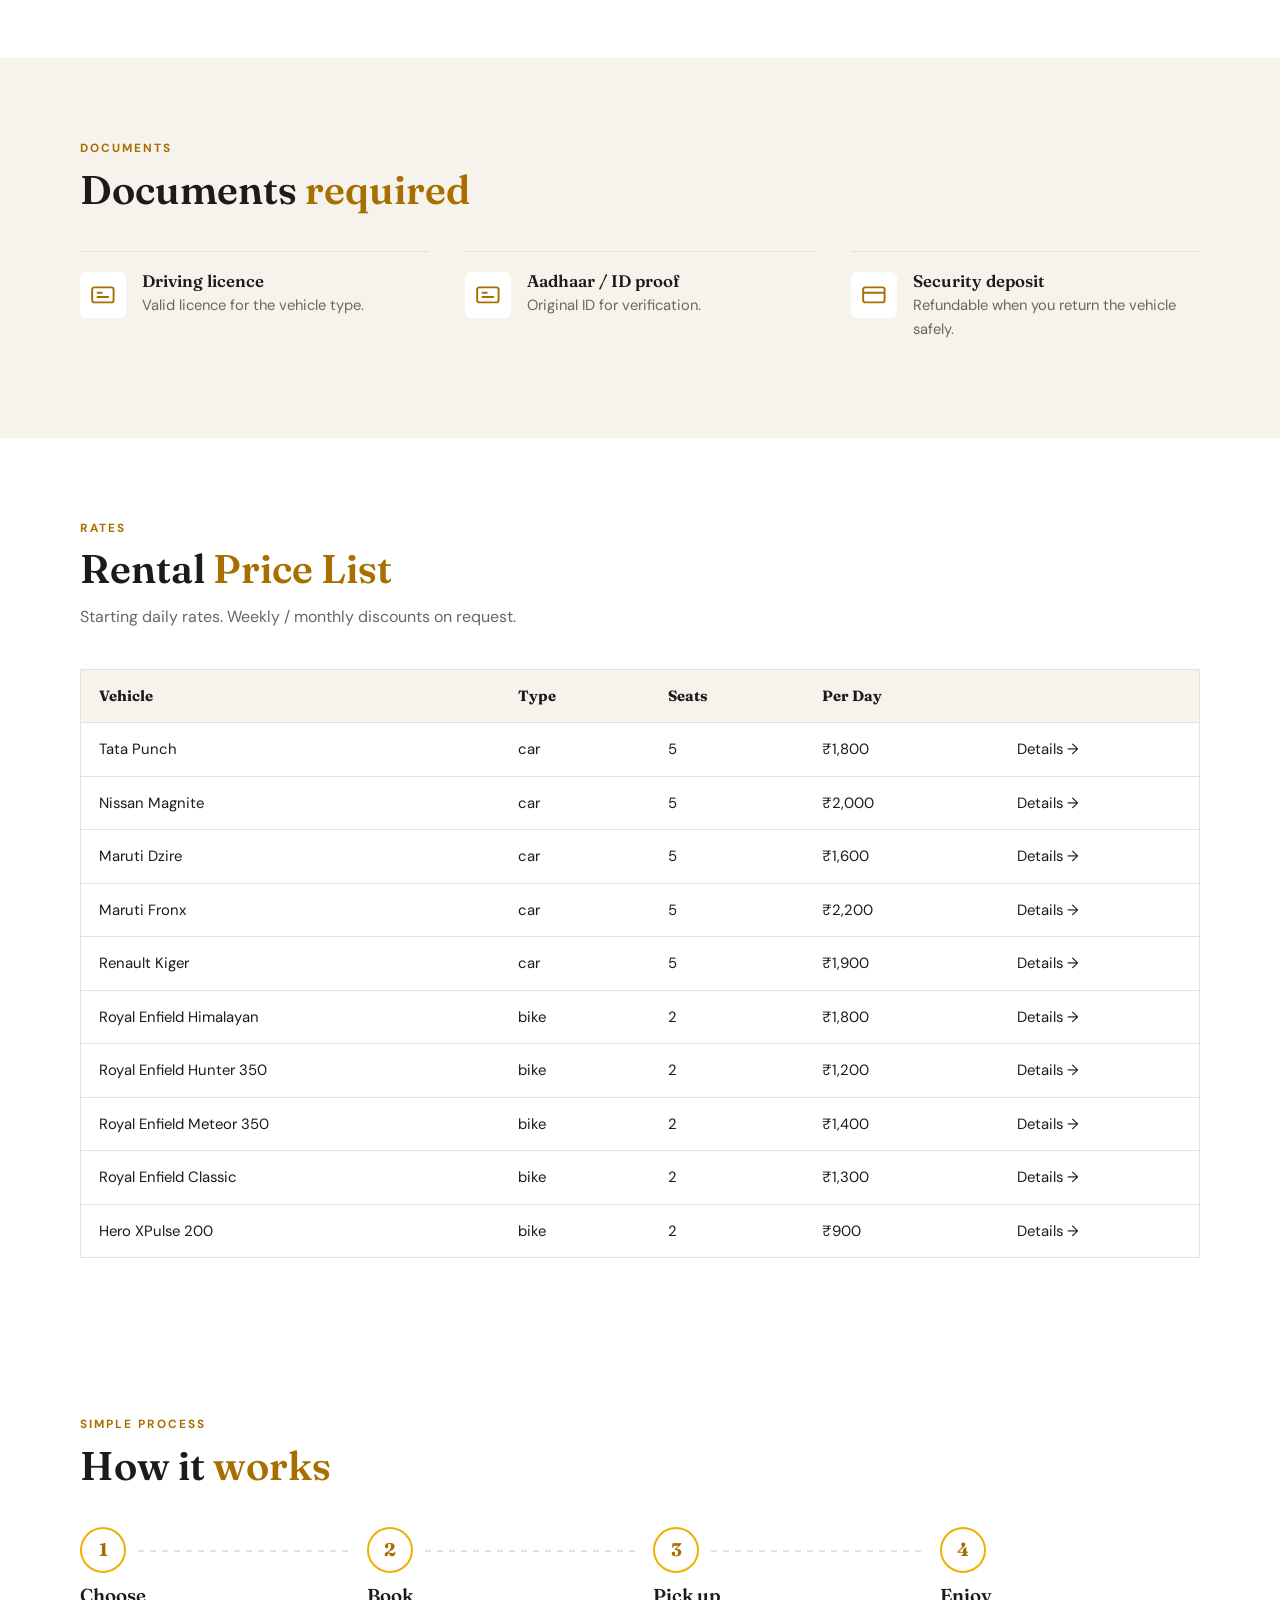
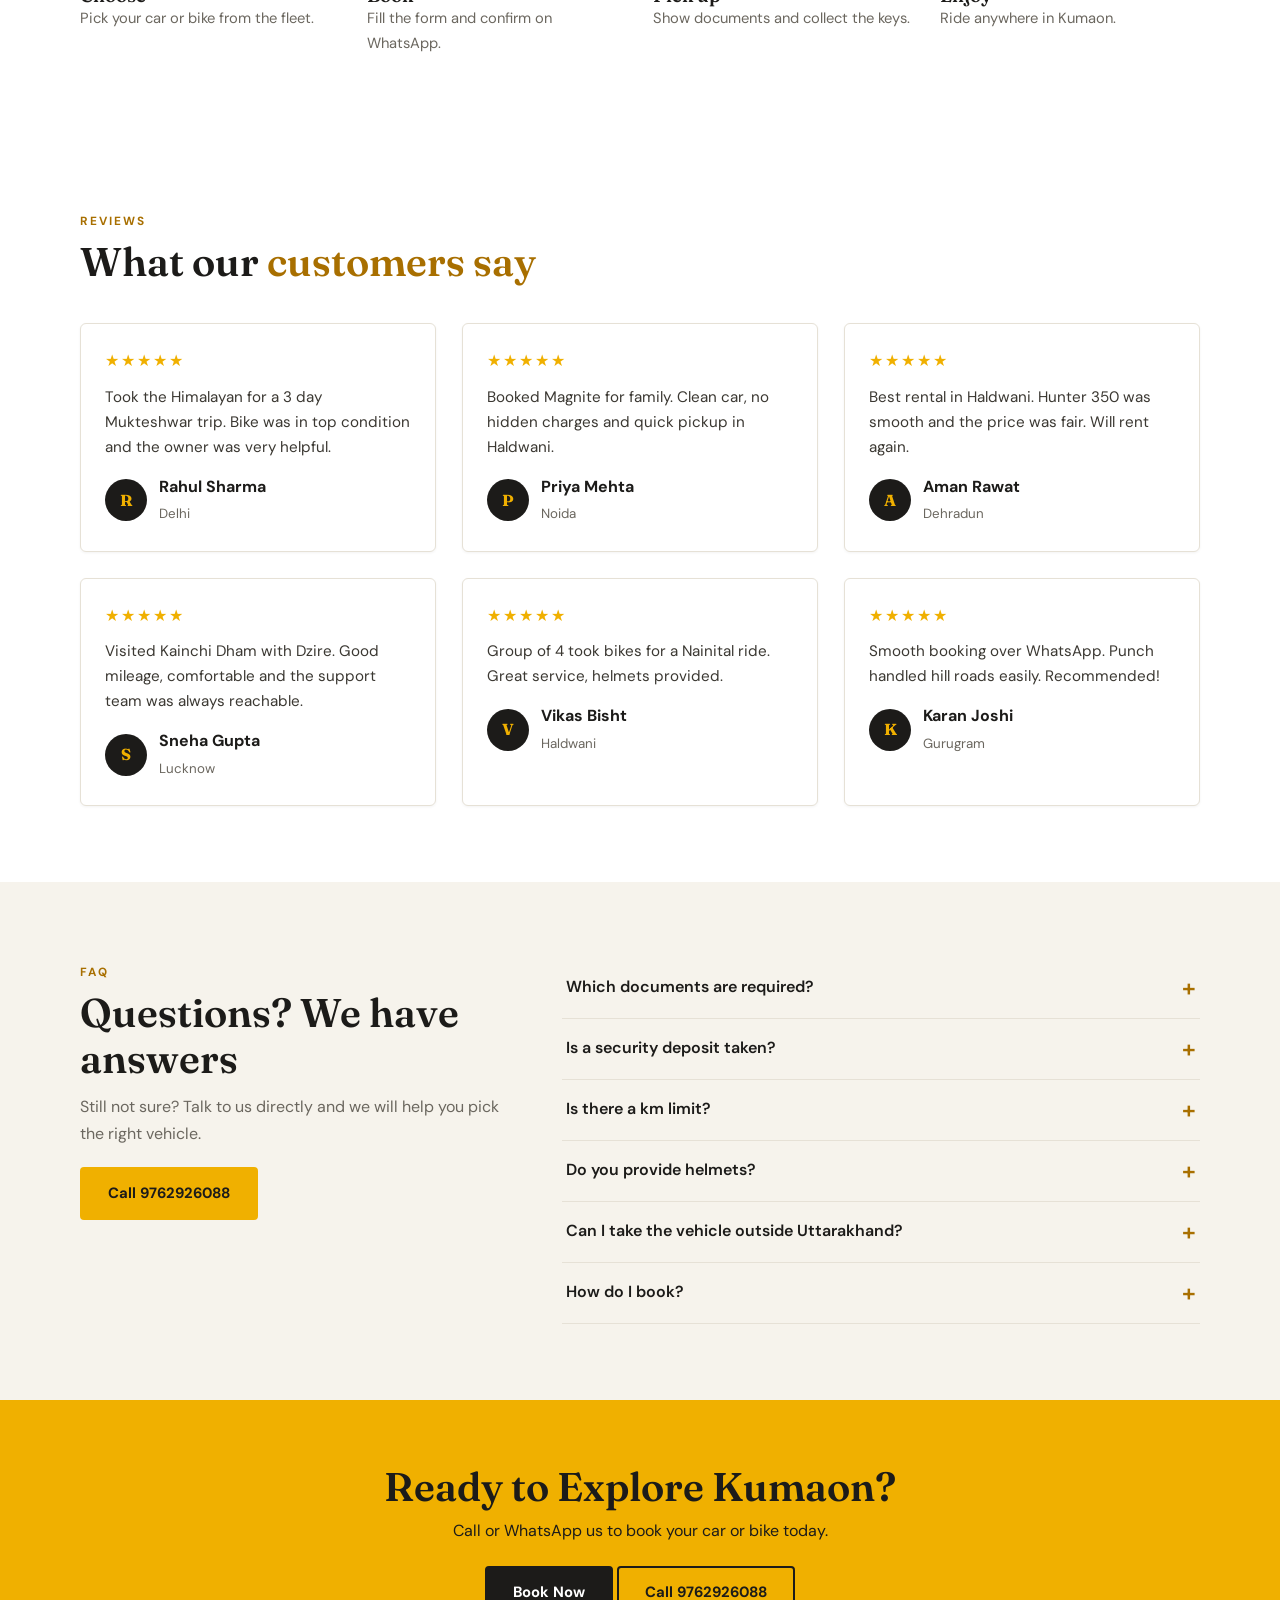
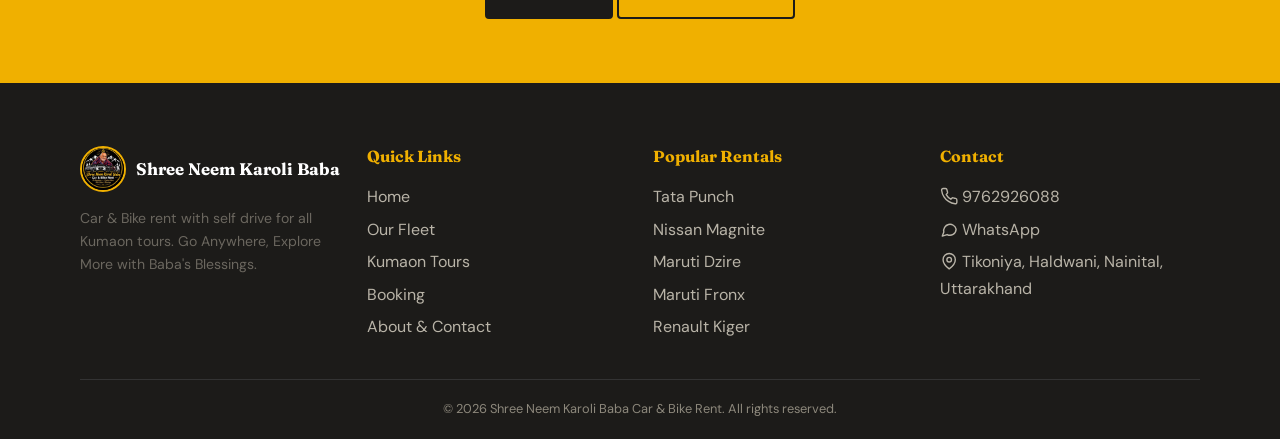
<file: fleet.html>
<!DOCTYPE html><html lang="en"><head><meta charset="UTF-8"><meta name="viewport" content="width=device-width,initial-scale=1"><title>Our Fleet | Neem Karoli Baba Rent</title><meta name="description" content="Car & bike rent in Haldwani Nainital - self drive for all Kumaon tours."><link rel="icon" href="images/logo.jpg"><link rel="preconnect" href="https://fonts.googleapis.com"><link href="https://fonts.googleapis.com/css2?family=Fraunces:wght@500;600;700&family=DM+Sans:wght@400;500;700&display=swap" rel="stylesheet"><link rel="stylesheet" href="css/style.css"></head><body id="top-anchor">
<div data-c=banner data-t='Our Fleet' data-s='Cars & bikes for every Kumaon journey' data-i=ride-5></div>
<div data-c="fleet"></div>
<div data-c="inc"></div>
<div data-c="docs"></div>
<div data-c="ptable"></div>
<div data-c="how"></div>
<div data-c="reviews"></div>
<div data-c="faq"></div>
<div data-c="cta"></div>
<script src="js/data.js"></script><script src="js/main.js"></script></body></html>
</file>
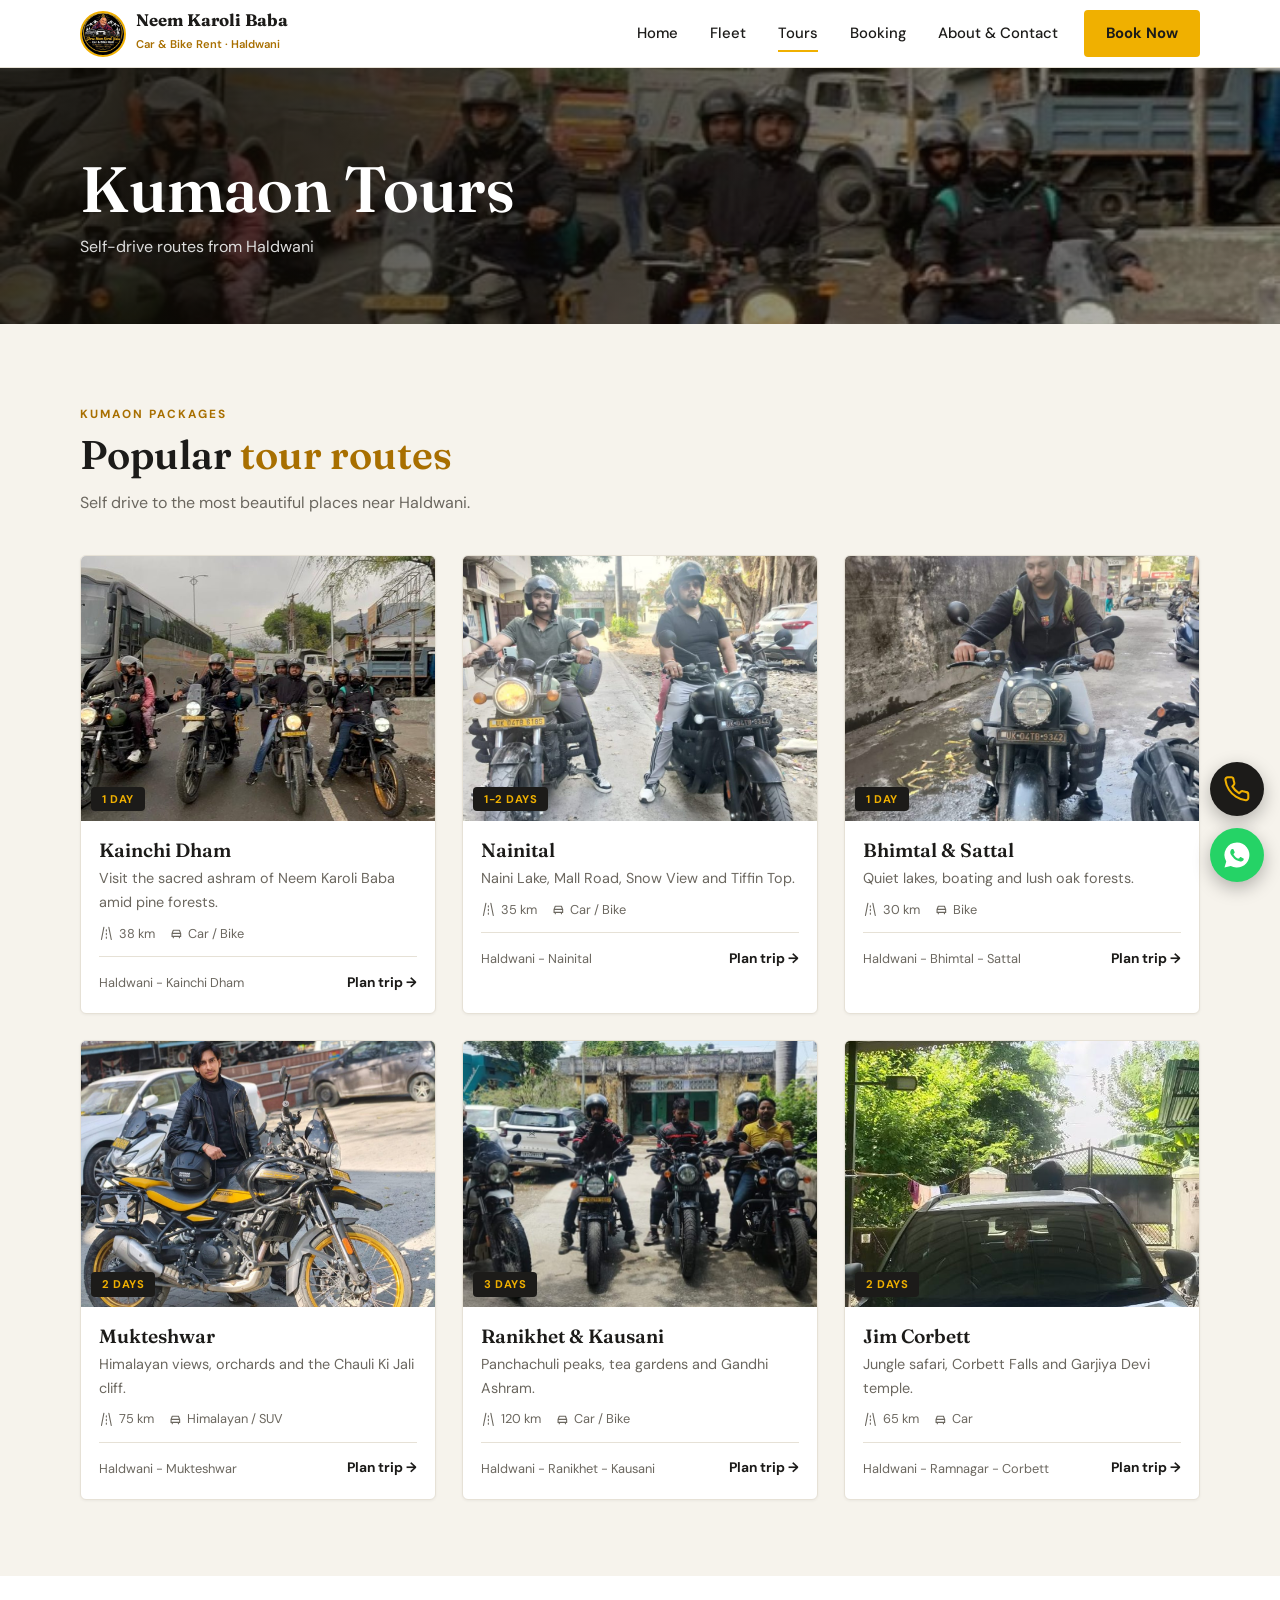
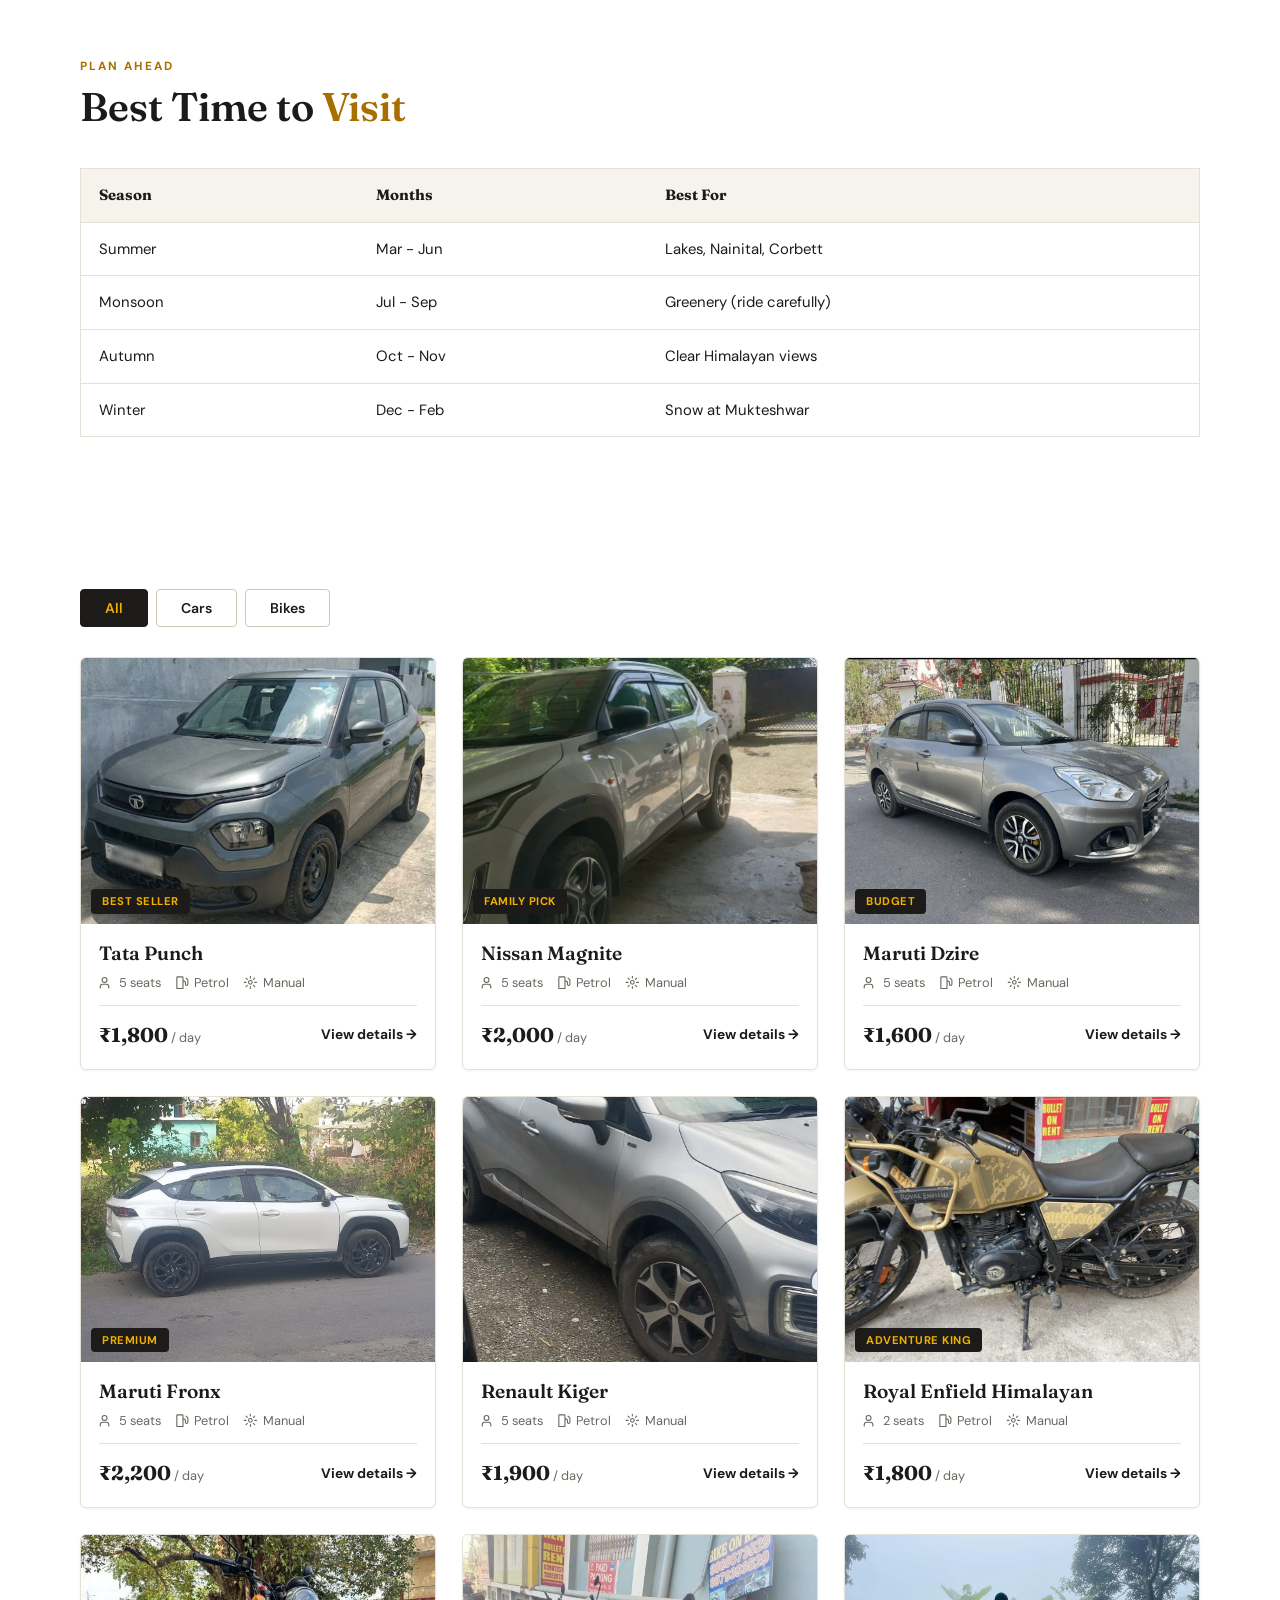
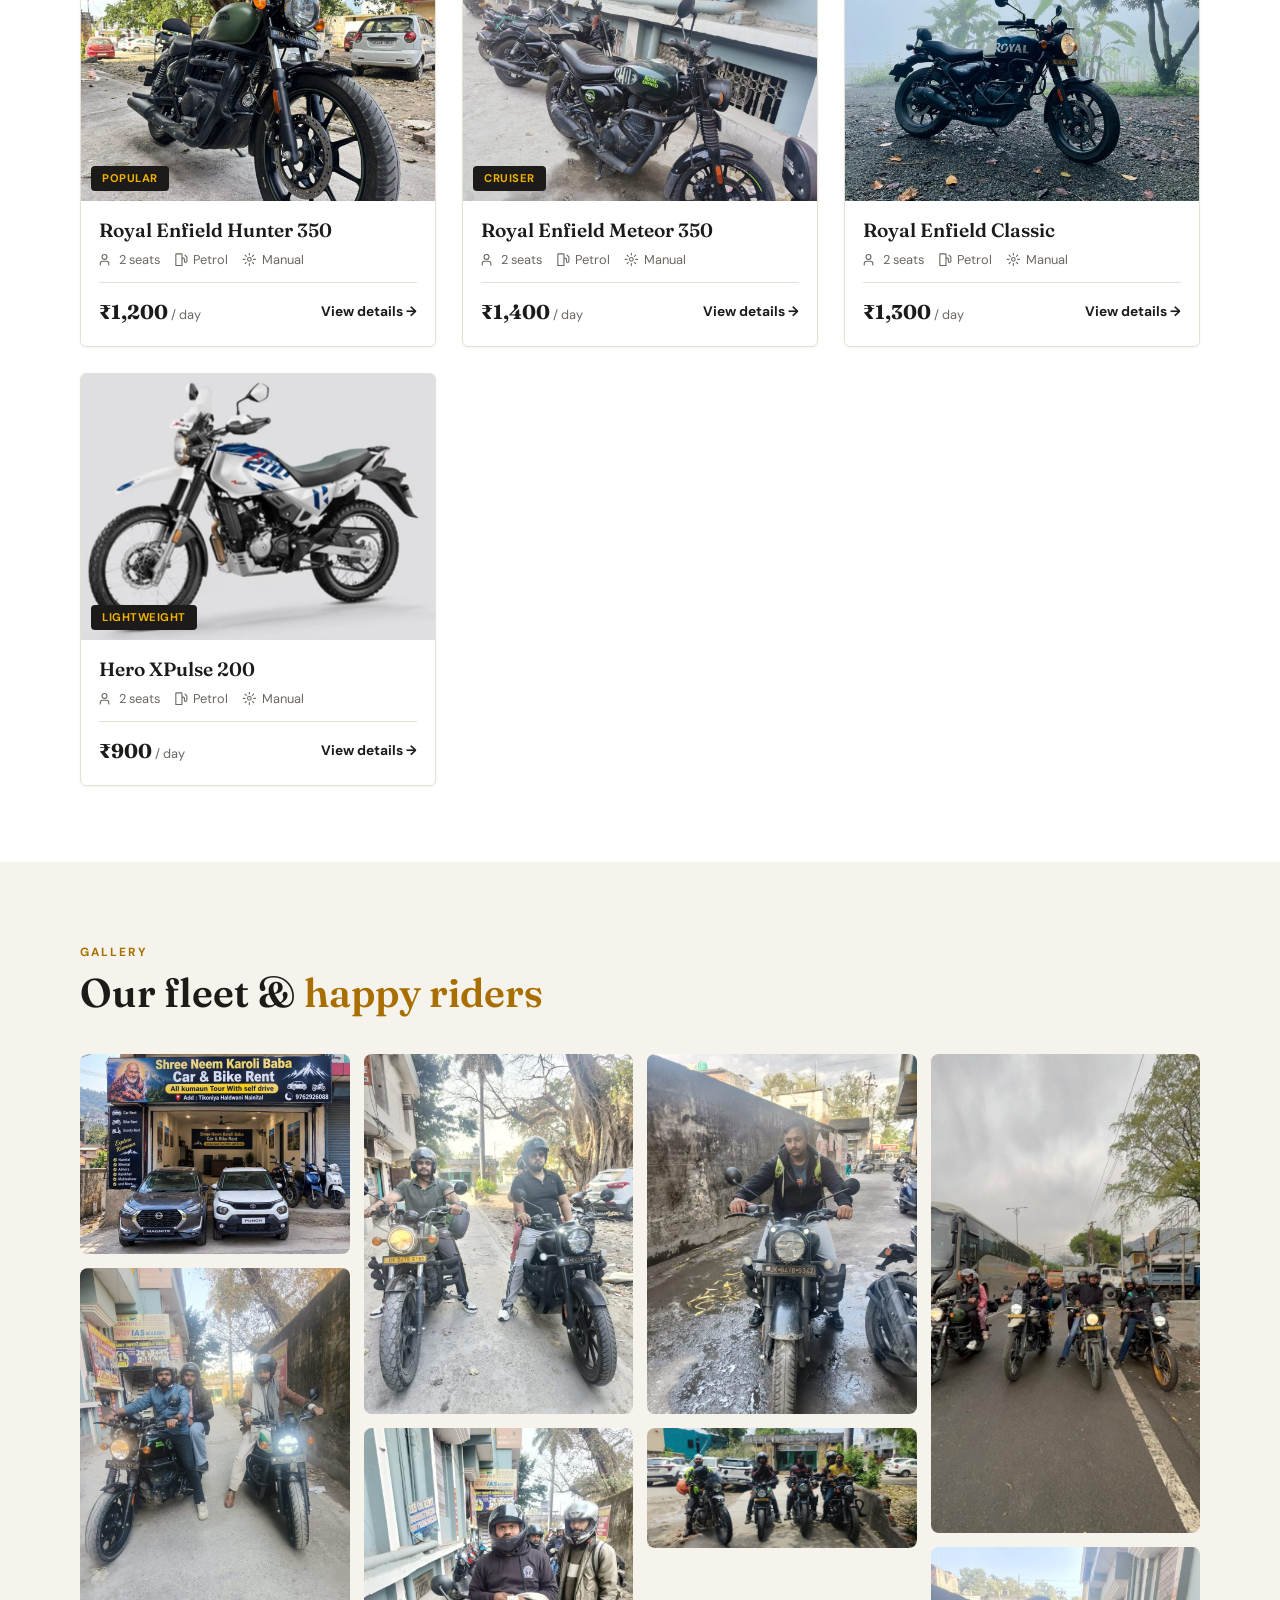
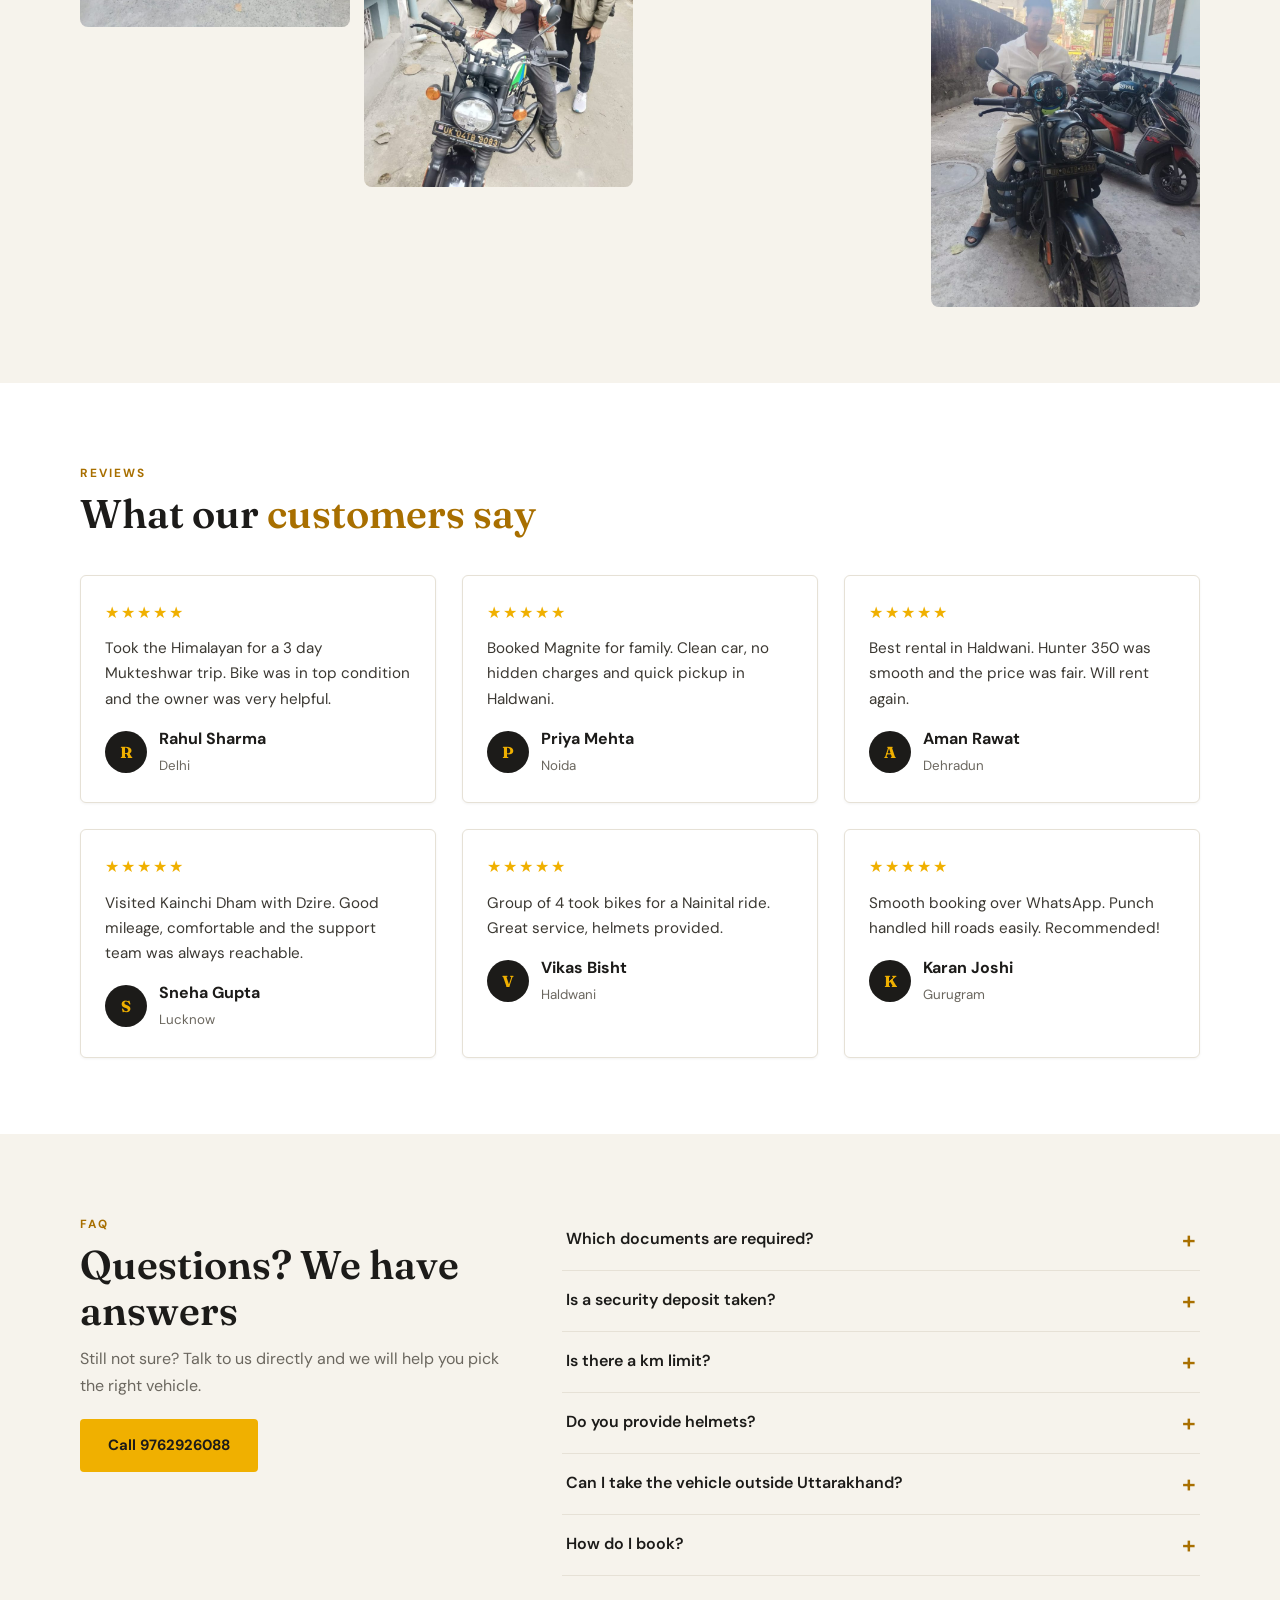
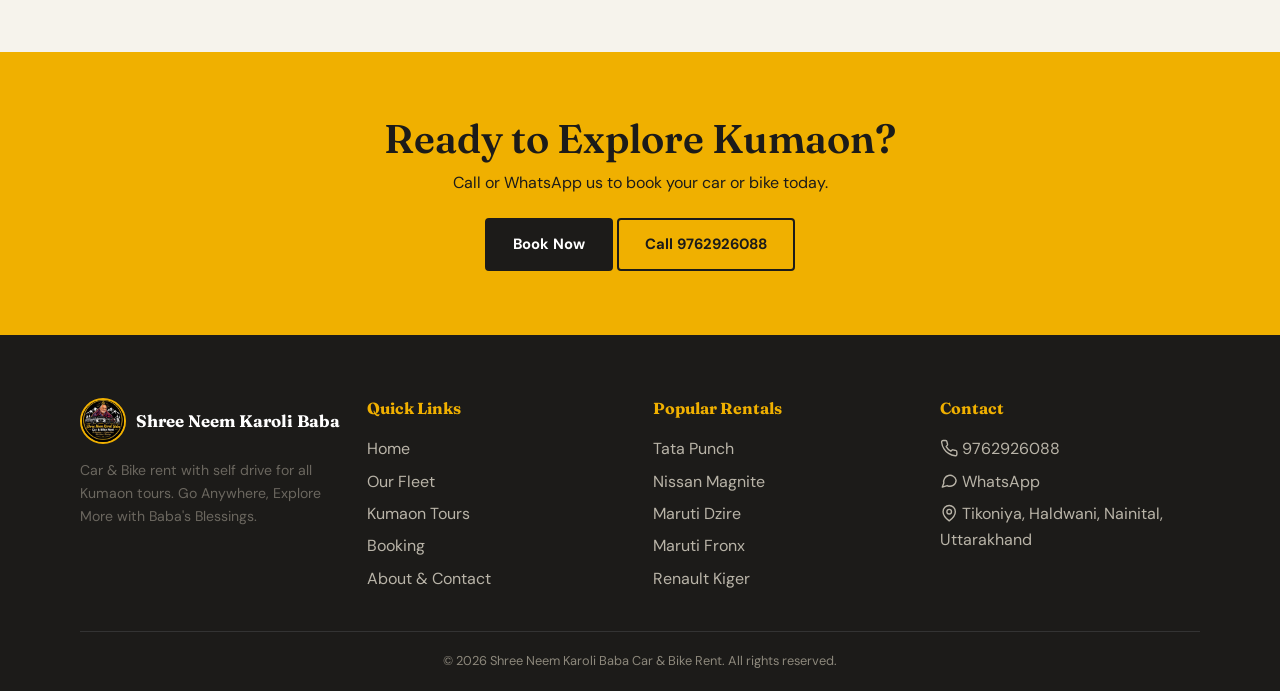
<file: tours.html>
<!DOCTYPE html><html lang="en"><head><meta charset="UTF-8"><meta name="viewport" content="width=device-width,initial-scale=1"><title>Kumaon Tours | Neem Karoli Baba Rent</title><meta name="description" content="Car & bike rent in Haldwani Nainital - self drive for all Kumaon tours."><link rel="icon" href="images/logo.jpg"><link rel="preconnect" href="https://fonts.googleapis.com"><link href="https://fonts.googleapis.com/css2?family=Fraunces:wght@500;600;700&family=DM+Sans:wght@400;500;700&display=swap" rel="stylesheet"><link rel="stylesheet" href="css/style.css"></head><body id="top-anchor">
<div data-c=banner data-t='Kumaon Tours' data-s='Self-drive routes from Haldwani' data-i=ride-6></div>
<div data-c=tours data-n=6></div>
<div data-c="season"></div>
<div data-c="fleet"></div>
<div data-c="gallery"></div>
<div data-c="reviews"></div>
<div data-c="faq"></div>
<div data-c="cta"></div>
<script src="js/data.js"></script><script src="js/main.js"></script></body></html>
</file>
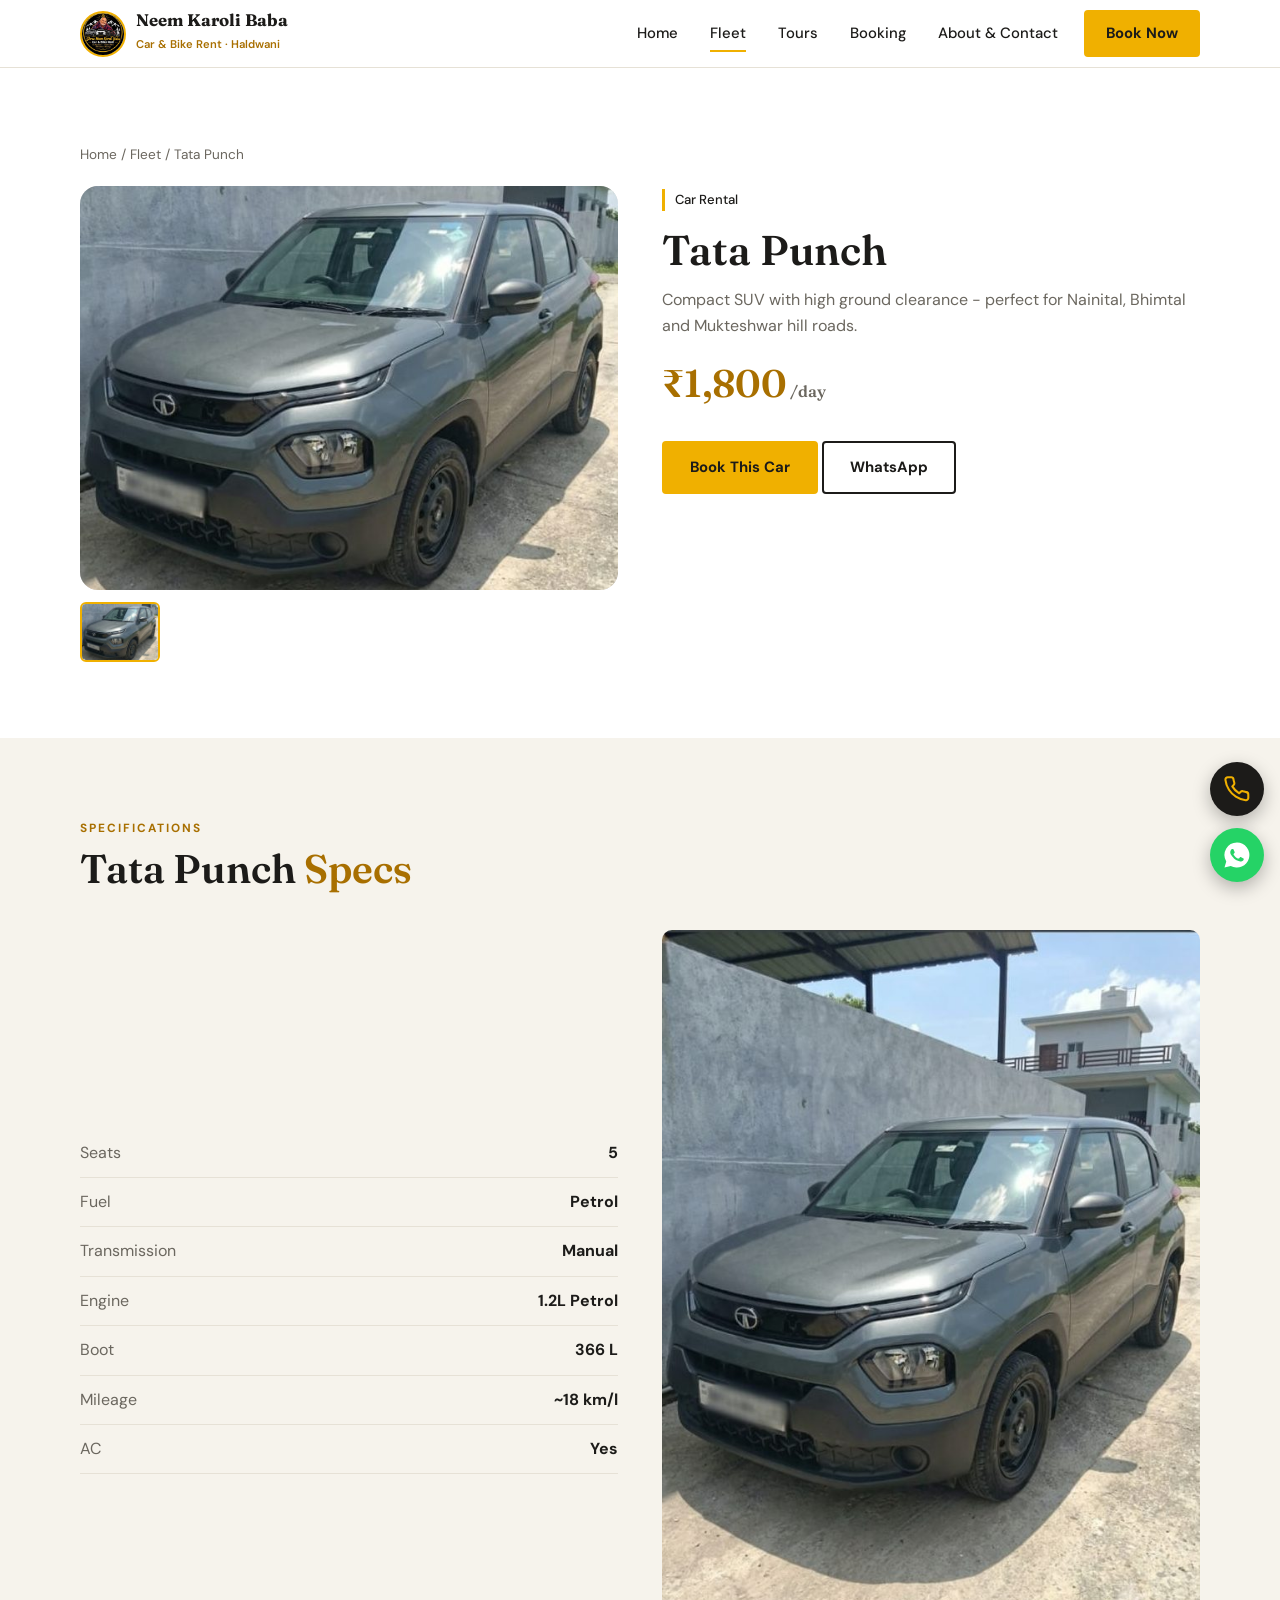
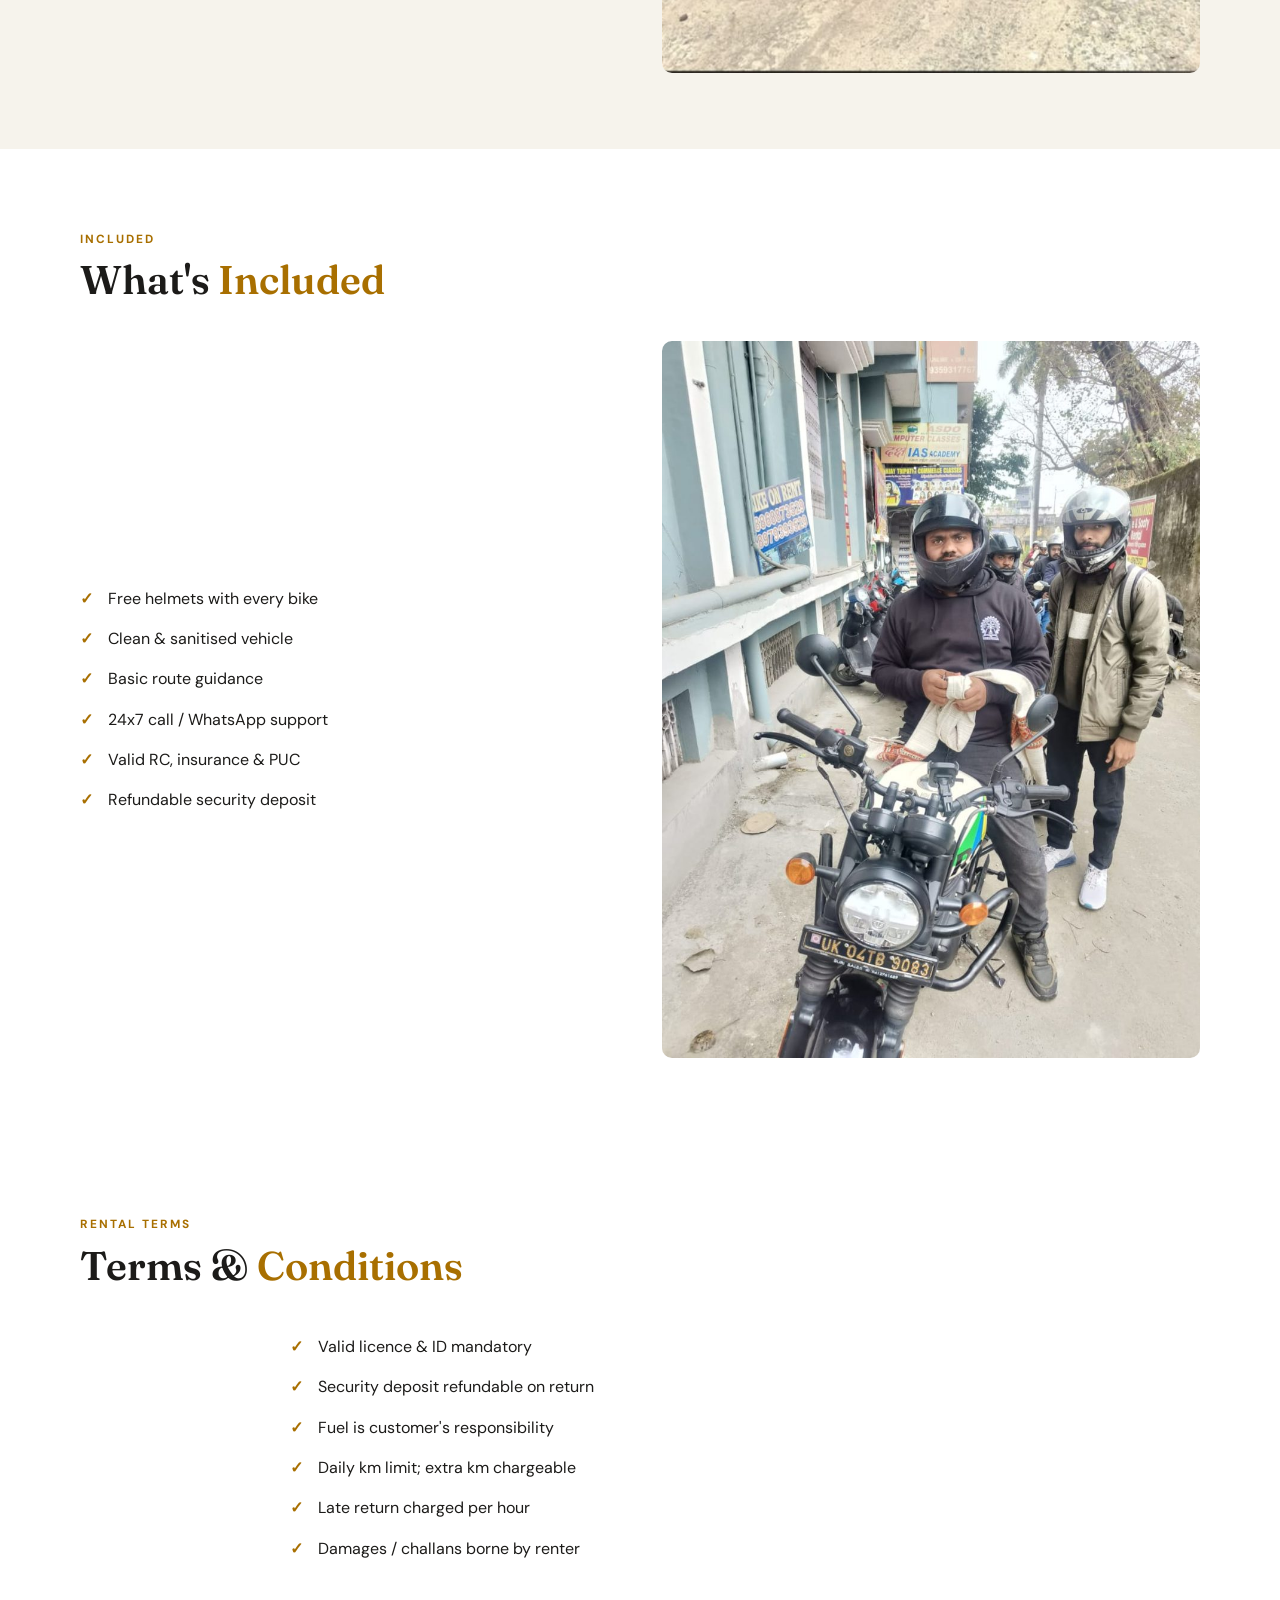
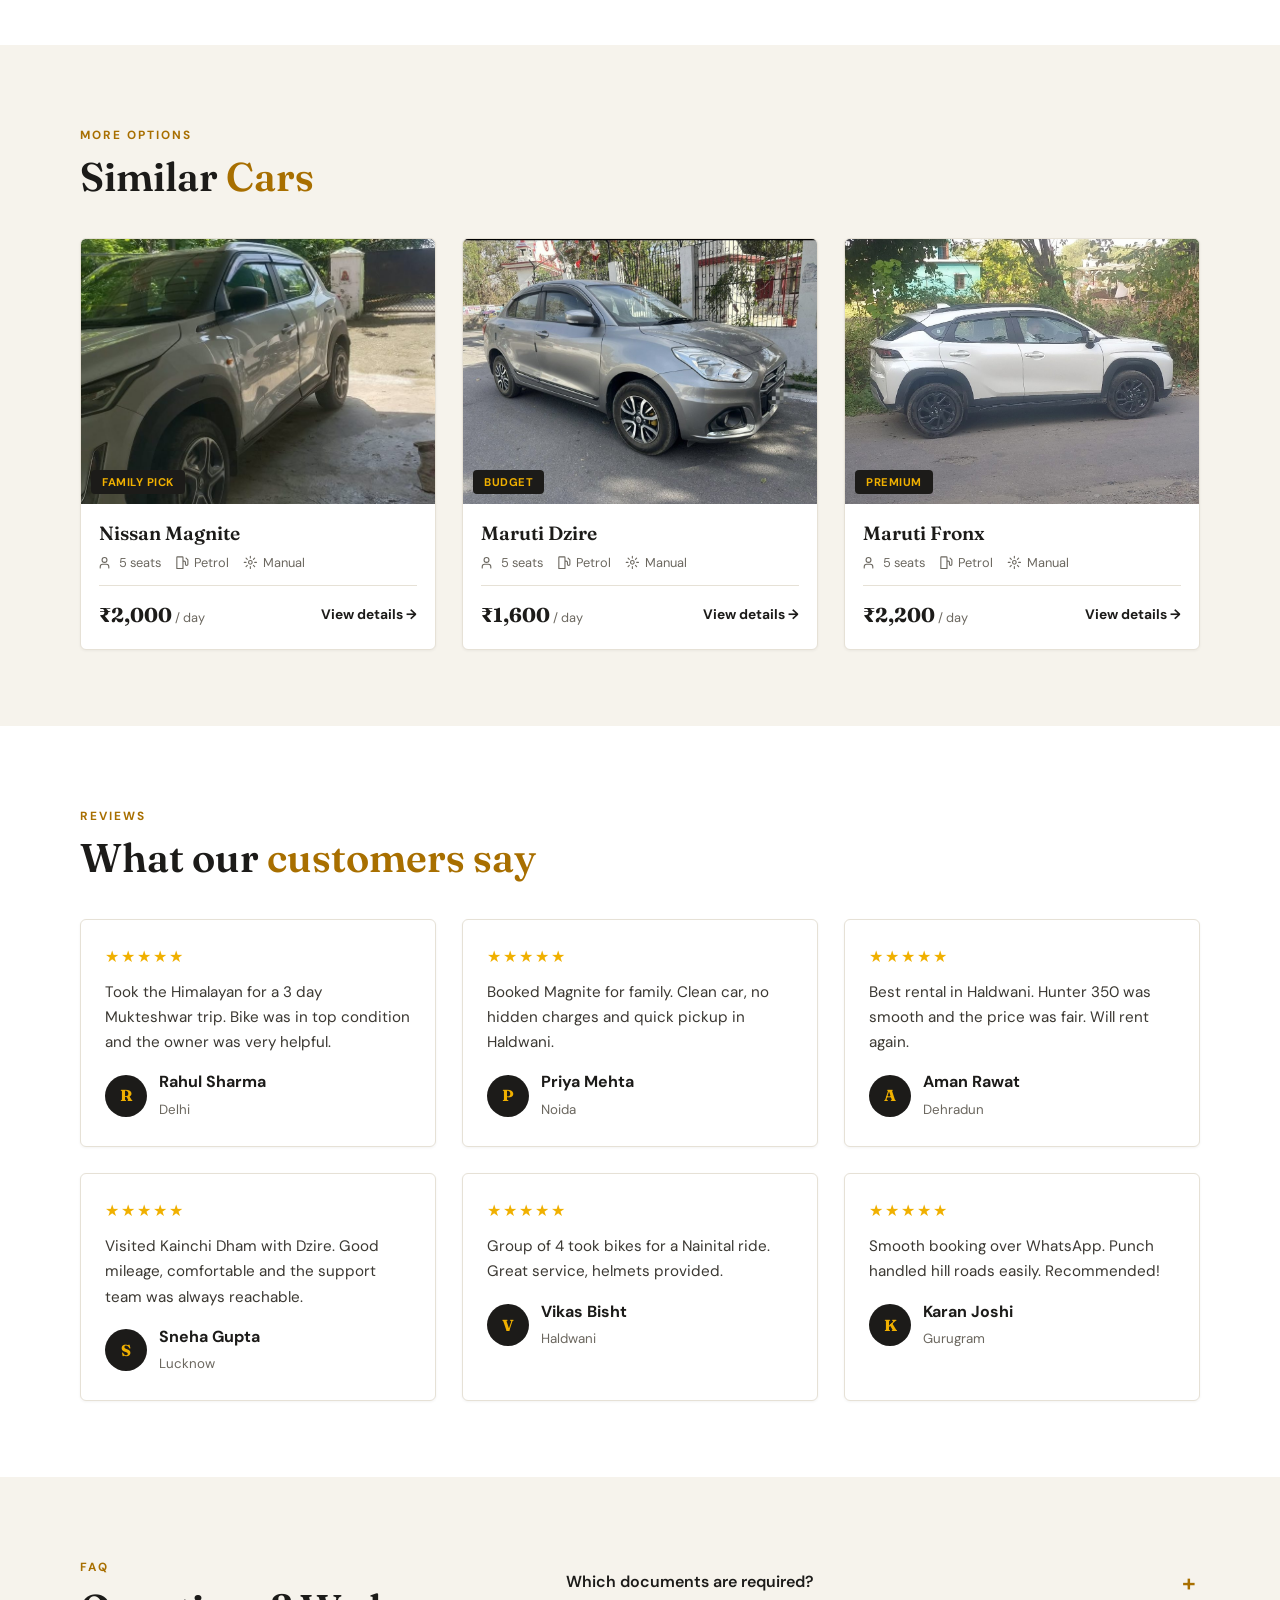
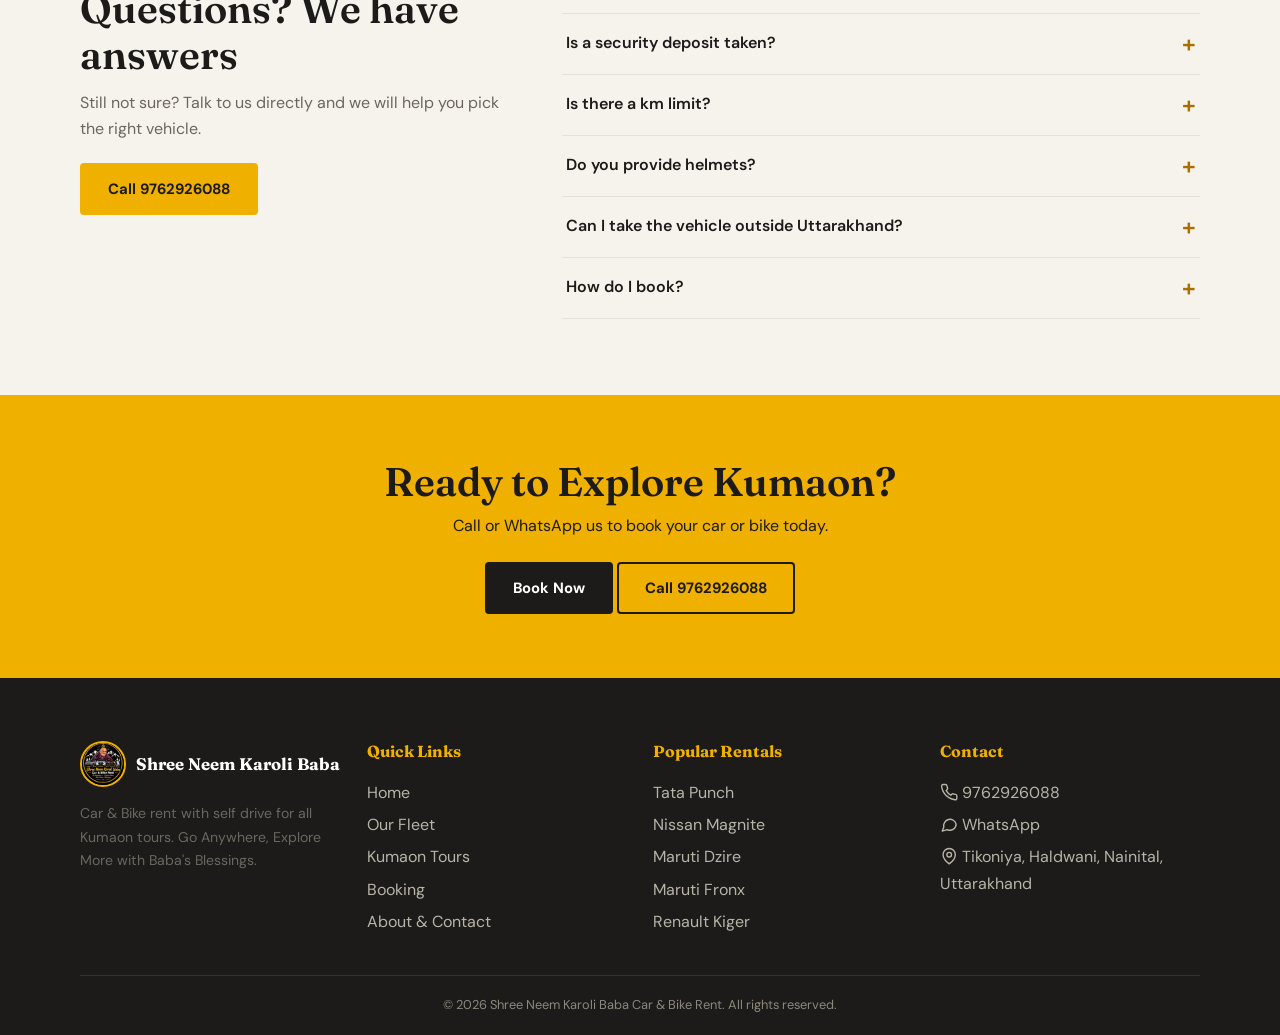
<file: vehicle.html>
<!DOCTYPE html><html lang="en"><head><meta charset="UTF-8"><meta name="viewport" content="width=device-width,initial-scale=1"><title>Vehicle Details | Neem Karoli Baba Rent</title><meta name="description" content="Car & bike rent in Haldwani Nainital - self drive for all Kumaon tours."><link rel="icon" href="images/logo.jpg"><link rel="preconnect" href="https://fonts.googleapis.com"><link href="https://fonts.googleapis.com/css2?family=Fraunces:wght@500;600;700&family=DM+Sans:wght@400;500;700&display=swap" rel="stylesheet"><link rel="stylesheet" href="css/style.css"></head><body id="top-anchor">
<div data-c="detail"></div>
<div data-c="specs"></div>
<div data-c="inc"></div>
<div data-c="terms"></div>
<div data-c="similar"></div>
<div data-c="reviews"></div>
<div data-c="faq"></div>
<div data-c="cta"></div>
<script src="js/data.js"></script><script src="js/main.js"></script></body></html>
</file>
<file: css/style.css>
:root{--bg:#fff;--alt:#f6f3ec;--card:#fff;--tx:#1c1b19;--mu:#6b675f;--ac:#f0b000;--acd:#a86f00;--ln:#e6e1d6;--hf:'Fraunces',Georgia,serif;--h:68px}
*{box-sizing:border-box;margin:0;padding:0}html{scroll-behavior:smooth}
body{font-family:'DM Sans',sans-serif;background:var(--bg);color:var(--tx);line-height:1.65;overflow-x:hidden}
img{max-width:100%;display:block}a{color:inherit;text-decoration:none}
h1,h2,h3{font-family:var(--hf);line-height:1.15;font-weight:600}
h1{font-size:clamp(2.2rem,6.5vw,4rem)}h2{font-size:clamp(1.7rem,4vw,2.5rem)}
svg.i{width:1.15em;height:1.15em;stroke:currentColor;fill:none;stroke-width:1.8;stroke-linecap:round;stroke-linejoin:round;vertical-align:-.2em}
.wrap{max-width:1160px;margin:auto;padding:0 20px}.sec{padding:76px 0}.alt{background:var(--alt)}
.hd{margin-bottom:38px;max-width:620px}.hd small{color:var(--acd);font-weight:700;letter-spacing:2px;text-transform:uppercase;font-size:.74rem}
.hd h2{margin-top:6px}.hd h2 span,h1 span{color:var(--acd)}.hd p{color:var(--mu);margin-top:12px}
.btn{display:inline-flex;align-items:center;gap:8px;padding:12px 26px;border-radius:6px;font-weight:700;border:2px solid var(--ac);background:var(--ac);color:#1c1b19;cursor:pointer;font-size:.93rem;font-family:inherit;transition:.25s}
.btn:hover{background:#1c1b19;border-color:#1c1b19;color:#fff;transform:translateY(-2px)}
.btn.o{background:transparent;border-color:#1c1b19;color:#1c1b19}.btn.o:hover{background:#1c1b19;color:#fff}
.hero .btn.o,.bn .btn.o{border-color:#fff;color:#fff}.hero .btn.o:hover{background:#fff;color:#111}
.grid{display:grid;gap:26px}.g2{grid-template-columns:repeat(2,1fr)}.g3{grid-template-columns:repeat(3,1fr)}.g4{grid-template-columns:repeat(4,1fr)}
header{position:sticky;top:0;z-index:50;height:var(--h);background:#fff;border-bottom:1px solid var(--ln);transition:.3s}
header.sc{box-shadow:0 4px 20px rgba(0,0,0,.08)}header .wrap{height:100%;display:flex;align-items:center;justify-content:space-between}
.brand{display:flex;align-items:center;gap:10px}.brand img{width:46px;height:46px;border-radius:50%;border:2px solid var(--ac);object-fit:cover}
.brand b{font-family:var(--hf);font-size:1.05rem;line-height:1.1;display:block}.brand small{color:var(--acd);font-size:.7rem;font-weight:600}
nav{display:flex;gap:4px;align-items:center}nav a{padding:8px 14px;font-weight:500;font-size:.93rem;position:relative}
nav a:not(.btn):after{content:"";position:absolute;left:14px;right:14px;bottom:2px;height:2px;background:var(--ac);transform:scaleX(0);transition:.3s}
nav a:not(.btn):hover:after,nav a.on:after{transform:scaleX(1)}
.burger{display:none;background:none;border:0;width:32px;height:24px;position:relative;cursor:pointer}
.burger i{position:absolute;left:0;width:100%;height:3px;background:var(--tx);border-radius:3px;transition:.3s}
.burger i:nth-child(1){top:0}.burger i:nth-child(2){top:10px}.burger i:nth-child(3){top:20px}
.burger.x i:nth-child(1){top:10px;transform:rotate(45deg)}.burger.x i:nth-child(2){opacity:0}.burger.x i:nth-child(3){top:10px;transform:rotate(-45deg)}
.hero{position:relative;min-height:86vh;display:grid;align-items:center;isolation:isolate;overflow:hidden;color:#fff}
.hero>img,.bn>img{position:absolute;inset:0;width:100%;height:100%;object-fit:cover;z-index:-2;animation:kb 20s ease-in-out infinite alternate}
.hero:after,.bn:after{content:"";position:absolute;inset:0;z-index:-1;background:linear-gradient(90deg,rgba(15,12,6,.82),rgba(15,12,6,.25))}
@keyframes kb{to{transform:scale(1.1)}}.hero p.l{color:#eee;max-width:520px;margin:16px 0 28px;font-size:1.05rem}
.hero h1 span{color:var(--ac)}.pill{display:inline-block;border-left:3px solid var(--ac);padding-left:10px;font-size:.82rem;margin-bottom:16px;font-weight:500}
.bn{position:relative;padding:84px 0 64px;overflow:hidden;isolation:isolate;color:#fff}.bn p{color:#ddd;margin-top:8px}
.card{background:var(--card);border-radius:10px;overflow:hidden;border:1px solid var(--ln);transition:.3s;position:relative;display:block}
.card:hover{transform:translateY(-6px);box-shadow:0 16px 36px rgba(60,45,10,.14);border-color:var(--ac)}
.ph{overflow:hidden;aspect-ratio:4/3;background:#ddd}.ph img{width:100%;height:100%;object-fit:cover;transition:.6s}.card:hover .ph img{transform:scale(1.08)}
.cb{padding:18px}.cb h3{font-size:1.2rem}.cb p{color:var(--mu);font-size:.9rem;margin:6px 0}
.tg{position:absolute;top:12px;left:12px;background:#1c1b19;color:var(--ac);font-size:.7rem;font-weight:700;padding:3px 11px;border-radius:4px;z-index:2;text-transform:uppercase;letter-spacing:.5px}
.ft{display:flex;gap:14px;flex-wrap:wrap;font-size:.8rem;color:var(--mu);margin:8px 0}
.pr{display:flex;justify-content:space-between;align-items:center;margin-top:12px;padding-top:12px;border-top:1px solid var(--ln)}.pr b{font-size:1.3rem;font-family:var(--hf)}.pr small{color:var(--mu)}
.ic{width:50px;height:50px;border-radius:50%;background:var(--alt);color:var(--acd);display:grid;place-items:center;font-size:1.4rem;margin-bottom:12px}
.box{padding:26px 22px}.box h3{margin-bottom:6px;font-size:1.15rem}.box p{color:var(--mu);font-size:.92rem}.alt .ic{background:#fff}
.num{font-family:var(--hf);font-size:2.8rem;color:var(--acd);font-weight:600}
.step .n{width:46px;height:46px;border-radius:50%;border:2px solid var(--ac);color:var(--acd);font-weight:700;font-size:1.15rem;display:grid;place-items:center;margin-bottom:12px;font-family:var(--hf)}
.mq{overflow:hidden;background:#1c1b19;color:var(--ac);padding:13px 0;font-size:.95rem;white-space:nowrap;letter-spacing:1px;text-transform:uppercase}
.mq div{display:inline-block;animation:mq 30s linear infinite}@keyframes mq{to{transform:translateX(-50%)}}
.gal{columns:4;gap:14px}.gal img{width:100%;margin-bottom:14px;border-radius:8px;cursor:zoom-in;transition:.4s}.gal img:hover{transform:scale(1.03);box-shadow:0 10px 24px rgba(0,0,0,.2)}
.rv{padding:24px;border-top:3px solid var(--ac)}.rv .st{color:var(--ac);letter-spacing:2px}.rv p{color:#3b3832;margin:10px 0 14px;font-size:.95rem}.rv small{color:var(--mu)}
.fq{border-bottom:1px solid var(--ln)}.fq button{width:100%;text-align:left;background:none;border:0;color:var(--tx);padding:18px 4px;font:600 1rem 'DM Sans';display:flex;justify-content:space-between;cursor:pointer}
.fq button:after{content:"+";color:var(--acd);font-size:1.5rem;line-height:1;transition:.3s}.fq.o button:after{transform:rotate(45deg)}
.fq div{max-height:0;overflow:hidden;transition:.4s;padding:0 4px;color:var(--mu)}.fq.o div{max-height:200px;padding-bottom:18px}
.cta{background:var(--ac);text-align:center;padding:64px 20px}.cta .btn{background:#1c1b19;border-color:#1c1b19;color:#fff}.cta .btn:hover{background:#fff;color:#111;border-color:#fff}.cta .btn.o{background:transparent;color:#1c1b19}.cta h2{margin-bottom:8px}
.fm{background:#fff;padding:28px;border-radius:10px;border:1px solid var(--ln);box-shadow:0 8px 30px rgba(60,45,10,.07)}
.fm label{font-size:.8rem;color:var(--mu);display:block;margin-bottom:4px;font-weight:500}
.fm input,.fm select,.fm textarea{width:100%;padding:12px 14px;margin-bottom:14px;border-radius:6px;border:1px solid #d6d0c3;background:#fff;color:var(--tx);font:inherit}
.fm input:focus,.fm select:focus,.fm textarea:focus{outline:0;border-color:var(--ac);box-shadow:0 0 0 3px rgba(240,176,0,.2)}
.qb{margin-top:-46px;position:relative;z-index:5}.qb .fm{display:grid;grid-template-columns:repeat(4,1fr) auto;gap:14px;align-items:end}.qb .fm *{margin-bottom:0}
.tabs{display:flex;gap:8px;margin-bottom:30px;flex-wrap:wrap}.tabs button{padding:9px 24px;border-radius:4px;border:1px solid #cfc8b8;background:#fff;color:var(--tx);cursor:pointer;font:600 .88rem 'DM Sans';transition:.25s}
.tabs button.on,.tabs button:hover{background:#1c1b19;color:var(--ac);border-color:#1c1b19}
table{width:100%;border-collapse:collapse;background:#fff;border:1px solid var(--ln)}th,td{padding:14px 18px;text-align:left;border-bottom:1px solid var(--ln);font-size:.93rem}th{background:var(--alt);font-family:var(--hf)}tr:hover td{background:#fffaf0}
.tw{overflow-x:auto}.split{display:grid;grid-template-columns:1fr 1fr;gap:44px;align-items:center}.split img{border-radius:10px}
.sp div{display:flex;justify-content:space-between;padding:11px 0;border-bottom:1px solid var(--ln)}.sp span{color:var(--mu)}
.th{display:flex;gap:10px;margin-top:12px}.th img{width:80px;height:60px;object-fit:cover;border-radius:6px;cursor:pointer;border:2px solid transparent;opacity:.65;transition:.3s}.th img:hover,.th img.on{opacity:1;border-color:var(--ac)}
.bc{color:var(--mu);font-size:.85rem;margin-bottom:20px}.bc a:hover{color:var(--acd)}
ul.ck{list-style:none}ul.ck li{padding:7px 0 7px 28px;position:relative}ul.ck li:before{content:"\2713";position:absolute;left:0;color:var(--acd);font-weight:700}
.tot{background:var(--alt);border-left:4px solid var(--ac);padding:14px 16px;margin-bottom:14px;display:flex;justify-content:space-between;align-items:center}.tot b{font-size:1.3rem;font-family:var(--hf)}
footer{background:#1c1b19;color:#ddd;padding:60px 0 20px}footer h4{color:var(--ac);margin-bottom:12px;font-family:var(--hf)}footer a{display:block;color:#b9b4a8;padding:3px 0;transition:.25s}footer a:hover{color:var(--ac);padding-left:6px}.brand b{color:inherit}footer .brand b{color:#fff}
.cp{text-align:center;color:#8d887c;font-size:.8rem;margin-top:36px;padding-top:18px;border-top:1px solid #333}
.lb{position:fixed;inset:0;background:rgba(0,0,0,.92);z-index:100;display:none;place-items:center;cursor:zoom-out}.lb.on{display:grid}.lb img{max-height:90vh;max-width:92vw;border-radius:8px}
.rl{opacity:0;transform:translateY(36px);transition:.9s cubic-bezier(.2,.7,.2,1)}.rl.in{opacity:1;transform:none}
@media(max-width:900px){.g3,.g4{grid-template-columns:repeat(2,1fr)}.split{grid-template-columns:1fr}.qb .fm{grid-template-columns:1fr 1fr}.gal{columns:3}}
@media(max-width:768px){.burger{display:block}nav{position:fixed;top:var(--h);left:0;right:0;flex-direction:column;align-items:stretch;background:#fff;padding:12px 16px 18px;border-bottom:2px solid var(--ac);transform:translateY(-130%);transition:.4s;z-index:-1;box-shadow:0 14px 30px rgba(0,0,0,.12)}
nav.o{transform:none}nav a{padding:13px 4px;font-size:1rem;border-bottom:1px solid var(--ln)}nav a:not(.btn):after{display:none}nav a.on{color:var(--acd)}nav a.btn{border:2px solid var(--ac);margin-top:12px;justify-content:center}.hero{min-height:78vh}}
@media(max-width:560px){.g2,.g3,.g4{grid-template-columns:1fr}.gal{columns:2}.qb .fm{grid-template-columns:1fr}.brand b{font-size:.95rem}}

.hd{max-width:none;display:flex;justify-content:space-between;align-items:flex-end;gap:20px}.hd>div{max-width:620px}.more{font-weight:700;font-size:.9rem;border-bottom:2px solid var(--ac);padding-bottom:2px;white-space:nowrap}.more:hover{color:var(--acd)}
.btn{border-radius:4px}.card{border-radius:6px;box-shadow:0 1px 3px rgba(0,0,0,.05)}.card:hover{transform:translateY(-5px);box-shadow:0 14px 30px rgba(40,30,5,.13)}
.ph{position:relative}.tg{top:auto;bottom:10px;left:10px}.cb h3{font-size:1.2rem;margin-bottom:2px}.ft span{display:inline-flex;align-items:center;gap:5px}
.pr b{font-size:1.25rem}.lk{font-weight:700;font-size:.86rem;color:var(--tx);transition:.25s}.card:hover .lk{color:var(--acd);letter-spacing:.3px}.pr small{font-size:.8rem}
.fl{display:grid;grid-template-columns:repeat(3,1fr);gap:0 36px}.fl.one{grid-template-columns:1fr}
.fi{display:flex;gap:16px;padding:20px 0;border-top:1px solid var(--ln)}.fi h3{font-size:1.05rem;margin-bottom:2px}.fi p{color:var(--mu);font-size:.92rem}.fi .ic{flex:none;margin:0;border-radius:6px;background:var(--alt);width:46px;height:46px}.alt .fi .ic{background:#fff}
.tr{border-bottom:1px solid var(--ln);padding:44px 0 18px}.tr .wrap{display:grid;grid-template-columns:repeat(4,1fr);gap:12px}.tr span{display:flex;align-items:center;gap:10px;font-weight:600;font-size:.92rem}.tr svg{color:var(--acd);width:1.5em;height:1.5em}
.sb{background:#1c1b19;color:#fff;padding:54px 0}.sb .grid{gap:0}.sb .grid>div{padding:0 24px;border-left:1px solid #3a3830}.sb .grid>div:first-child{border:0;padding-left:0}.sb .num{color:var(--ac)}.sb p{color:#b9b4a8}
.steps .step{position:relative}.steps .step p{color:var(--mu);font-size:.92rem}.steps .step:not(:last-child):before{content:"";position:absolute;top:23px;left:58px;right:-10px;height:2px;background:repeating-linear-gradient(90deg,var(--ln) 0 6px,transparent 6px 12px)}
.rv{border-top:1px solid var(--ln);padding:24px}.rv .au{display:flex;gap:12px;align-items:center;margin-top:6px}.rv .av{width:42px;height:42px;border-radius:50%;background:#1c1b19;color:var(--ac);display:grid;place-items:center;font-family:var(--hf);font-weight:700}.rv small{color:var(--mu)}
.fa{display:grid;grid-template-columns:1fr 1.5fr;gap:56px;align-items:start}.fa>div:first-child{position:sticky;top:96px}
.fab{position:fixed;right:16px;bottom:18px;z-index:60;display:flex;flex-direction:column;gap:12px;padding-bottom:env(safe-area-inset-bottom)}
.fab a{width:54px;height:54px;border-radius:50%;display:grid;place-items:center;box-shadow:0 6px 18px rgba(0,0,0,.28);transition:.25s}.fab a:hover{transform:scale(1.1)}
.fab .c{background:#1c1b19;color:var(--ac);font-size:1.5rem}.fab .w{background:#25d366}.fab .w svg{width:30px;height:30px;fill:#fff}
@media(max-width:900px){.fl{grid-template-columns:1fr}.fa{grid-template-columns:1fr;gap:28px}.fa>div:first-child{position:static}.tr .wrap{grid-template-columns:1fr 1fr}.sb .grid>div:nth-child(3){border-left:0;padding-left:0}.steps .step:before{display:none}}
@media(max-width:560px){.hd{flex-direction:column;align-items:flex-start;gap:10px}.sb .grid{grid-template-columns:1fr 1fr;row-gap:28px}.fab{right:12px;bottom:14px}}
</file>
